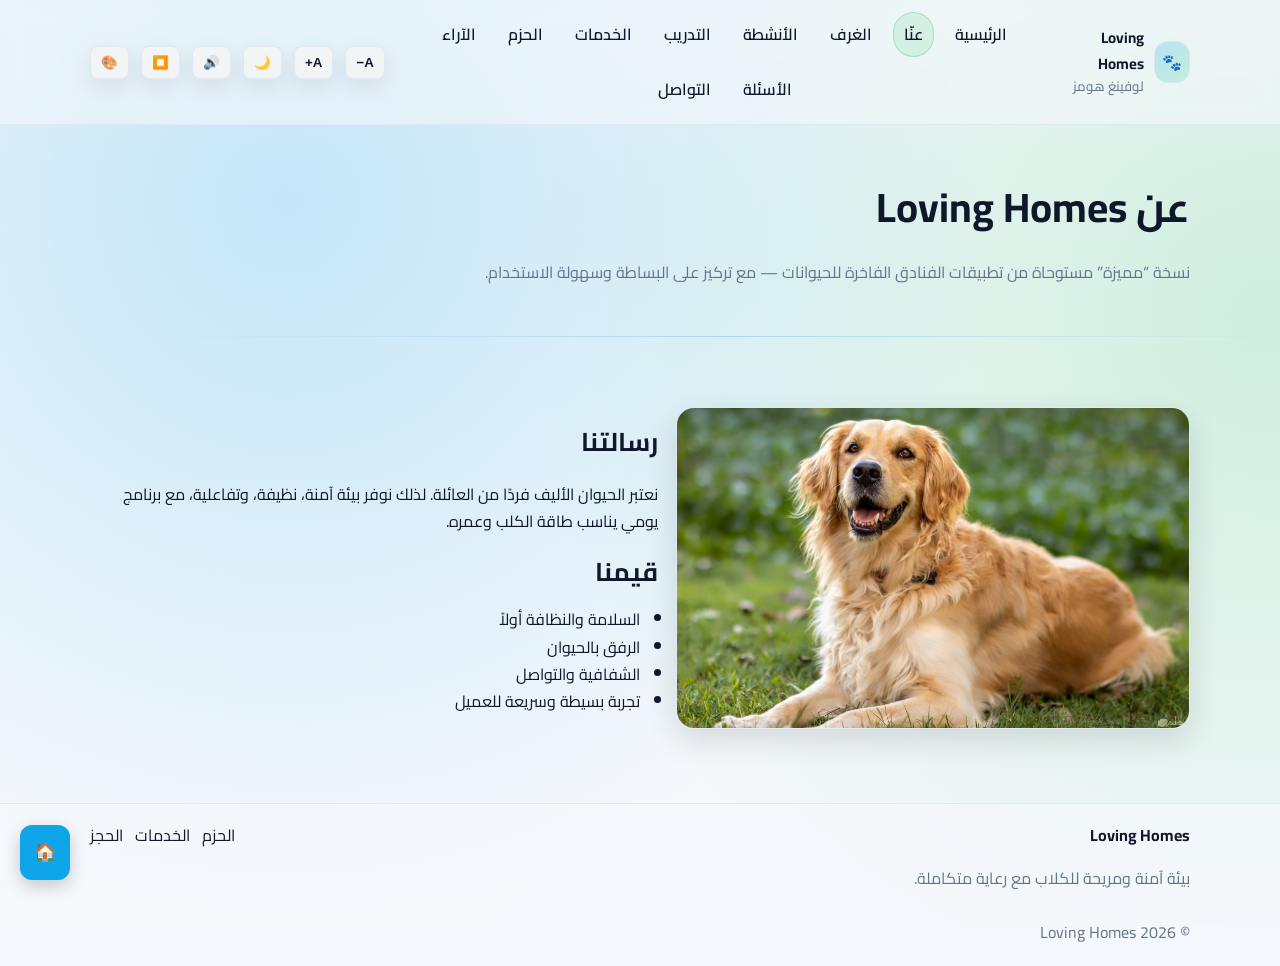
<file: about.html>
<!doctype html>
<html lang="ar" dir="rtl">
<head>
  <meta charset="utf-8" />
  <meta name="viewport" content="width=device-width, initial-scale=1" />
  <title>عنّا | Loving Homes</title>
    <link rel="preconnect" href="https://fonts.googleapis.com">
  <link rel="preconnect" href="https://fonts.gstatic.com" crossorigin>
  <link href="https://fonts.googleapis.com/css2?family=Cairo:wght@300;400;600;700;800&display=swap" rel="stylesheet">

  <meta name="description" content="Loving Homes - مركز إقامة ورعاية للكلاب: غرف مريحة، أنشطة يومية، رعاية بيطرية، وحزم متنوعة." />
  <link rel="icon" href="images/favicon.png" />
  <link rel="stylesheet" href="css/style.css" />
</head>
<body>
  <!-- Loader (فكرة مستوحاة) -->
  <div class="loader" id="loader" aria-hidden="true">
    <div class="loader-card">
      <div class="paw">🐾</div>
      <div class="muted">جاري التحميل...</div>
    </div>
  </div>

  <!-- Moving background layer -->
  <div class="bg-layer" aria-hidden="true"></div>

  <a class="skip" href="#main">تخطي إلى المحتوى</a>

  <header class="header" role="banner">
    <div class="container header-inner">
      <a class="brand" href="index.html" aria-label="Loving Homes">
        <span class="brand-badge">🐾</span>
        <span class="brand-text">
          <strong>Loving Homes</strong>
          <small class="muted">لوفينغ هومز</small>
        </span>
      </a>

      <nav class="nav" aria-label="التنقل الرئيسي">
        <a href="index.html" class="">الرئيسية</a>
<a href="about.html" class="active">عنّا</a>
<a href="rooms.html" class="">الغرف</a>
<a href="activities.html">الأنشطة</a>
        <a href="training.html">التدريب</a>
        <a href="services.html" class="">الخدمات</a>
<a href="packages.html" class="">الحزم</a>
<a href="testimonials.html" class="">الآراء</a>
<a href="faq.html" class="">الأسئلة</a>
<a href="contact.html" class="">التواصل</a>
      </nav>

      <div class="actions" aria-label="إعدادات العرض">
        <button class="icon" id="decreaseFont" title="تصغير الخط" aria-label="تصغير الخط">A−</button>
        <button class="icon" id="increaseFont" title="تكبير الخط" aria-label="تكبير الخط">A+</button>
        <button class="icon" id="toggleTheme" title="الوضع الداكن" aria-label="الوضع الداكن" aria-pressed="false">🌙</button>
        <button class="icon" id="ttsPlay" title="قراءة النص" aria-label="قراءة النص">🔊</button>
        <button class="icon" id="ttsStop" title="إيقاف القراءة" aria-label="إيقاف القراءة">⏹️</button>
        <button class="icon" id="openPanel" title="تخصيص المظهر" aria-label="تخصيص المظهر">🎨</button>
      </div>

      <button class="burger" id="burger" aria-label="فتح القائمة" aria-expanded="false">☰</button>
    </div>

    <!-- Theme panel (فكرة مستوحاة) -->
    <aside class="panel" id="panel" aria-label="لوحة تخصيص المظهر" aria-hidden="true">
      <div class="panel-head">
        <strong>تخصيص المظهر</strong>
        <button class="icon" id="closePanel" aria-label="إغلاق">✕</button>
      </div>
      <div class="panel-body">
        <p class="muted">اختاري لون التمييز. سيتم حفظه تلقائياً.</p>
        <div class="swatches" role="list">
          <button class="swatch" data-accent="sky" aria-label="أزرق سماوي"></button>
          <button class="swatch" data-accent="emerald" aria-label="أخضر"></button>
          <button class="swatch" data-accent="violet" aria-label="بنفسجي"></button>
          <button class="swatch" data-accent="rose" aria-label="وردي"></button>
          <button class="swatch" data-accent="amber" aria-label="كهرماني"></button>
        </div>
        <div class="panel-row">
          <span>حركة الخلفية</span>
          <label class="switch">
            <input type="checkbox" id="motionToggle" checked>
            <span class="slider" aria-hidden="true"></span>
          </label>
        </div>
        <p class="muted tiny">ملاحظة: الموقع يعمل على الجوال والكمبيوتر مع ميزات وصول أساسية.</p>
      </div>
    </aside>
  </header>

  <main id="main" class="main">
    
<section class="container page-hero">
  <h1>عن Loving Homes</h1>
  <p class="muted">نسخة “مميزة” مستوحاة من تطبيقات الفنادق الفاخرة للحيوانات — مع تركيز على البساطة وسهولة الاستخدام.</p>
</section>

<div class="container section-divider" aria-hidden="true"></div>

<section class="container section side">
  <div class="side-media">
    <img src="images/about.jpg" alt="عن المركز" />
  </div>
  <div class="side-text">
    <h2>رسالتنا</h2>
    <p>نعتبر الحيوان الأليف فردًا من العائلة. لذلك نوفر بيئة آمنة، نظيفة، وتفاعلية، مع برنامج يومي يناسب طاقة الكلب وعمره.</p>
    <h2>قيمنا</h2>
    <ul class="bullets">
      <li>السلامة والنظافة أولاً</li>
      <li>الرفق بالحيوان</li>
      <li>الشفافية والتواصل</li>
      <li>تجربة بسيطة وسريعة للعميل</li>
    </ul>
  </div>
</section>

  </main>

  <footer class="footer">
    <div class="container footer-inner">
      <div>
        <strong>Loving Homes</strong>
        <p class="muted">بيئة آمنة ومريحة للكلاب مع رعاية متكاملة.</p>
      </div>
      <div class="footer-links">
        <a href="packages.html">الحزم</a>
        <a href="services.html">الخدمات</a>
        <a href="contact.html">الحجز</a>
      </div>
    </div>
    <div class="container footer-bottom">
      <span class="muted">© 2026 Loving Homes</span>
    </div>
  </footer>

  <button class="top" id="topBtn" aria-label="الرجوع للأعلى">⬆</button>

  <script src="js/main.js"></script>
<a href="index.html" class="home-btn">🏠</a>
</body>
</html>
</file>
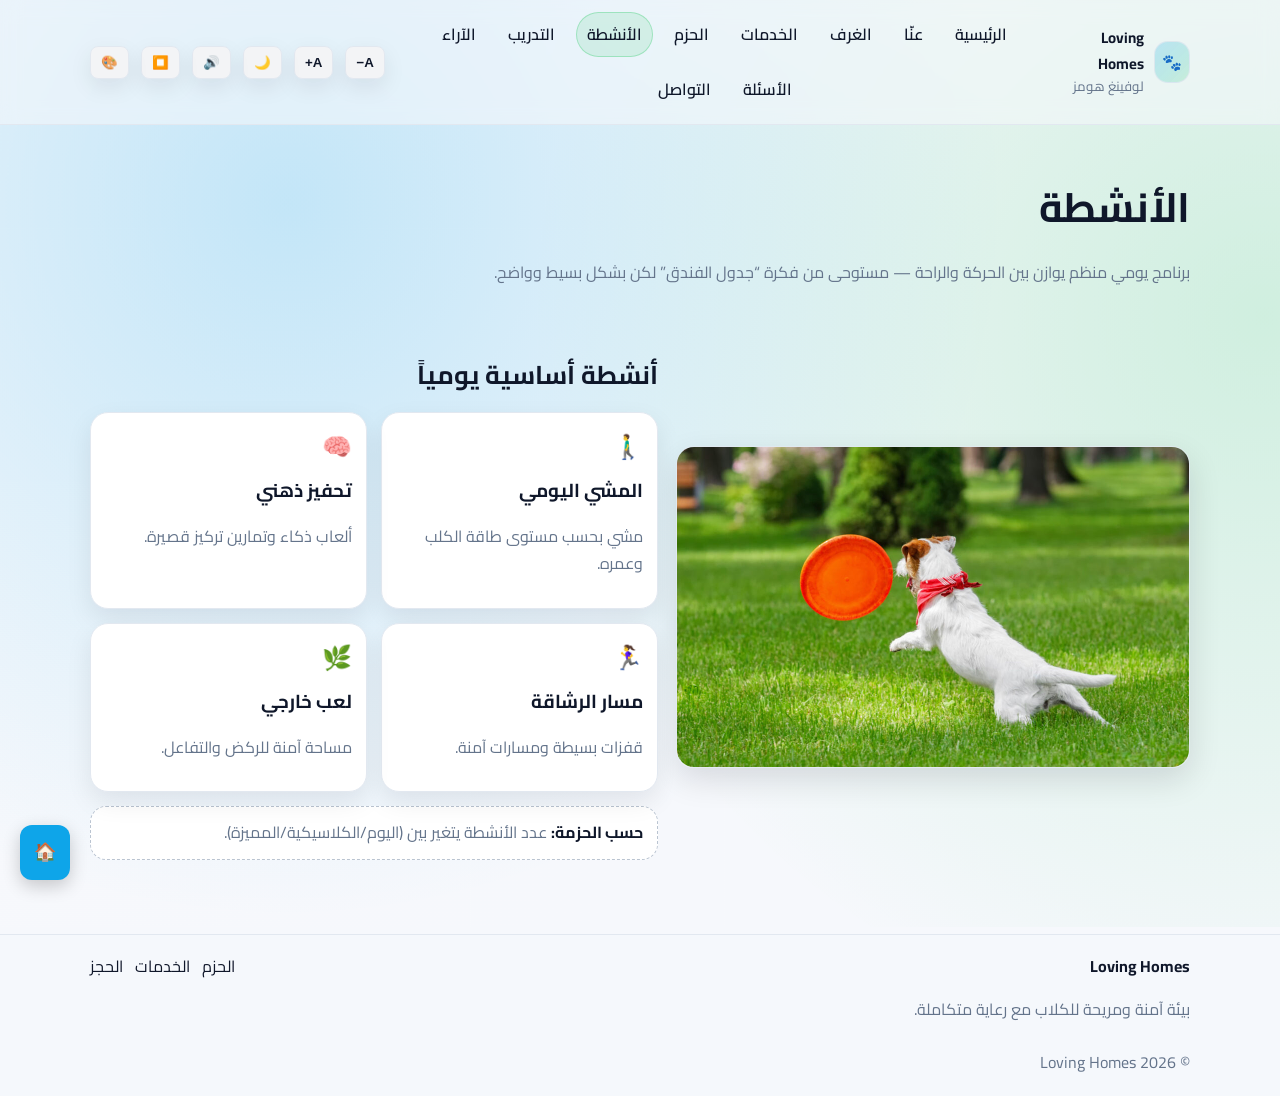
<file: activities.html>
<!doctype html>
<html lang="ar" dir="rtl">
<head>
  <meta charset="utf-8" />
  <meta name="viewport" content="width=device-width, initial-scale=1" />
  <meta name="theme-color" content="#0ea5e9" />
  <title>الأنشطة | Loving Homes</title>
  <meta name="description" content="Loving Homes - مركز إقامة ورعاية للكلاب: غرف مريحة، أنشطة يومية، رعاية بيطرية، وحزم متنوعة." />

  <link rel="preconnect" href="https://fonts.googleapis.com">
  <link rel="preconnect" href="https://fonts.gstatic.com" crossorigin>
  <link href="https://fonts.googleapis.com/css2?family=Cairo:wght@300;400;600;700;800&display=swap" rel="stylesheet">
  <link rel="icon" href="images/favicon.png" />
  <link rel="stylesheet" href="css/style.css" />
</head>
<body>
  <div class="loader" id="loader" aria-hidden="true">
    <div class="loader-card">
      <div class="paw">🐾</div>
      <div class="muted">جاري التحميل...</div>
    </div>
  </div>

  <div class="bg-layer" aria-hidden="true"></div>

  <a class="skip" href="#main">تخطي إلى المحتوى</a>

  <header class="header" role="banner">
    <div class="container header-inner">
      <a class="brand" href="index.html" aria-label="Loving Homes">
        <span class="brand-badge">🐾</span>
        <span class="brand-text">
          <strong>Loving Homes</strong>
          <small class="muted">لوفينغ هومز</small>
        </span>
      </a>

      <nav class="nav" aria-label="التنقل الرئيسي">
        <a href="index.html" class="">الرئيسية</a>
        <a href="about.html" class="">عنّا</a>
        <a href="rooms.html" class="">الغرف</a>
        <a href="services.html" class="">الخدمات</a>
        <a href="packages.html" class="">الحزم</a>
        <a href="activities.html" class="active">الأنشطة</a>
        <a href="training.html" class="">التدريب</a>
        <a href="testimonials.html" class="">الآراء</a>
        <a href="faq.html" class="">الأسئلة</a>
        <a href="contact.html" class="">التواصل</a>
      </nav>

      <div class="actions" aria-label="إعدادات العرض">
        <button class="icon" id="decreaseFont" title="تصغير الخط" aria-label="تصغير الخط">A−</button>
        <button class="icon" id="increaseFont" title="تكبير الخط" aria-label="تكبير الخط">A+</button>
        <button class="icon" id="toggleTheme" title="الوضع الداكن" aria-label="الوضع الداكن" aria-pressed="false">🌙</button>
        <button class="icon" id="ttsPlay" title="قراءة النص" aria-label="قراءة النص">🔊</button>
        <button class="icon" id="ttsStop" title="إيقاف القراءة" aria-label="إيقاف القراءة">⏹️</button>
        <button class="icon" id="openPanel" title="تخصيص المظهر" aria-label="تخصيص المظهر">🎨</button>
      </div>

      <button class="burger" id="burger" aria-label="فتح القائمة" aria-expanded="false">☰</button>
    </div>

    <aside class="panel" id="panel" aria-label="لوحة تخصيص المظهر" aria-hidden="true">
      <div class="panel-head">
        <strong>تخصيص المظهر</strong>
        <button class="icon" id="closePanel" aria-label="إغلاق">✕</button>
      </div>
      <div class="panel-body">
        <p class="muted">اختاري لون التمييز. سيتم حفظه تلقائياً.</p>
        <div class="swatches" role="list">
          <button class="swatch" data-accent="sky" aria-label="أزرق سماوي"></button>
          <button class="swatch" data-accent="emerald" aria-label="أخضر"></button>
          <button class="swatch" data-accent="violet" aria-label="بنفسجي"></button>
          <button class="swatch" data-accent="rose" aria-label="وردي"></button>
          <button class="swatch" data-accent="amber" aria-label="كهرماني"></button>
        </div>
        <div class="panel-row">
          <span>حركة الخلفية</span>
          <label class="switch">
            <input type="checkbox" id="motionToggle" checked>
            <span class="slider" aria-hidden="true"></span>
          </label>
        </div>
        <p class="muted tiny">ملاحظة: يمكن إيقاف الحركة لتحسين التركيز أو توفير البطارية.</p>
      </div>
    </aside>
  </header>

  <main id="main" class="main">

  <section class="container page-hero">
    <h1>الأنشطة</h1>
    <p class="muted">برنامج يومي منظم يوازن بين الحركة والراحة — مستوحى من فكرة “جدول الفندق” لكن بشكل بسيط وواضح.</p>
  </section>
  
  <section class="container section side">
    <div class="side-media">
      <img src="images/services.jpg" alt="أنشطة الكلاب في Loving Homes" />
    </div>
    <div class="side-text">
      <h2>أنشطة أساسية يومياً</h2>
      <div class="cards two">
        <article class="card">
          <div class="card-icon">🚶‍♂️</div>
          <h3>المشي اليومي</h3>
          <p class="muted">مشي بحسب مستوى طاقة الكلب وعمره.</p>
        </article>
        <article class="card">
          <div class="card-icon">🧠</div>
          <h3>تحفيز ذهني</h3>
          <p class="muted">ألعاب ذكاء وتمارين تركيز قصيرة.</p>
        </article>
        <article class="card">
          <div class="card-icon">🏃‍♀️</div>
          <h3>مسار الرشاقة</h3>
          <p class="muted">قفزات بسيطة ومسارات آمنة.</p>
        </article>
        <article class="card">
          <div class="card-icon">🌿</div>
          <h3>لعب خارجي</h3>
          <p class="muted">مساحة آمنة للركض والتفاعل.</p>
        </article>
      </div>
      <div class="notice">
        <strong>حسب الحزمة:</strong> <span class="muted">عدد الأنشطة يتغير بين (اليوم/الكلاسيكية/المميزة).</span>
      </div>
    </div>
  </section>

  </main>
<button class="top" id="topBtn" aria-label="الرجوع للأعلى">⬆</button>
  <footer class="footer">
    <div class="container footer-inner">
      <div>
        <strong>Loving Homes</strong>
        <p class="muted">بيئة آمنة ومريحة للكلاب مع رعاية متكاملة.</p>
      </div>
      <div class="footer-links">
        <a href="packages.html">الحزم</a>
        <a href="services.html">الخدمات</a>
        <a href="contact.html">الحجز</a>
      </div>
    </div>
    <div class="container footer-bottom">
      <span class="muted">© 2026 Loving Homes</span>
    </div>
  </footer>

  

  <script src="js/main.js"></script>
<a href="index.html" class="home-btn">🏠</a>
</body>
</html>
</file>
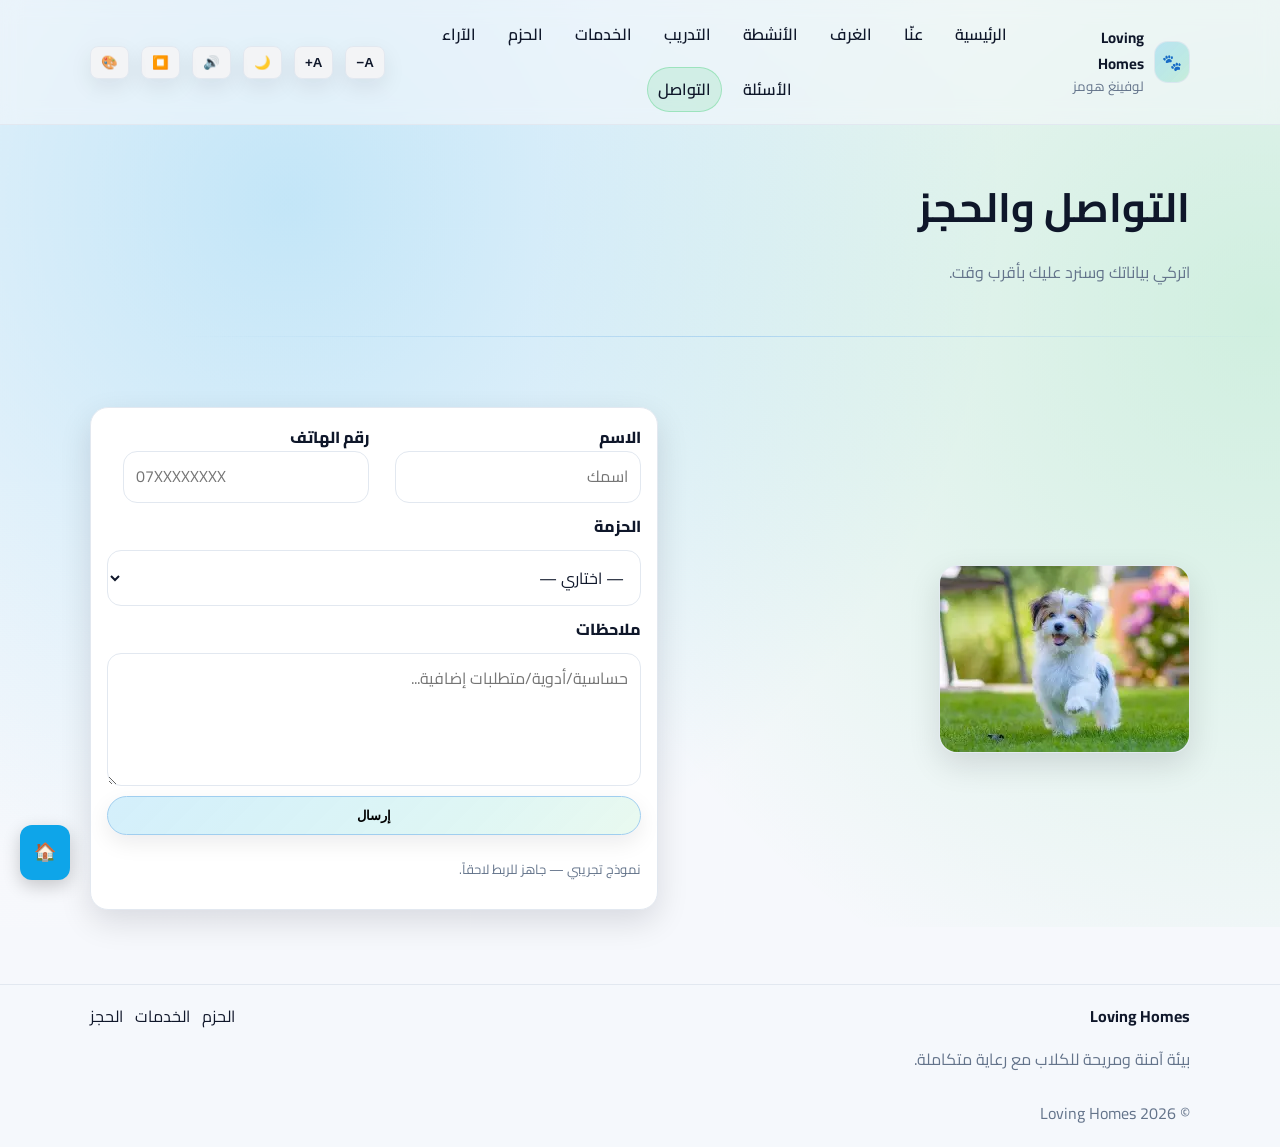
<file: contact.html>
<!doctype html>
<html lang="ar" dir="rtl">
<head>
  <meta charset="utf-8" />
  <meta name="viewport" content="width=device-width, initial-scale=1" />
  <title>التواصل | Loving Homes</title>
    <link rel="preconnect" href="https://fonts.googleapis.com">
  <link rel="preconnect" href="https://fonts.gstatic.com" crossorigin>
  <link href="https://fonts.googleapis.com/css2?family=Cairo:wght@300;400;600;700;800&display=swap" rel="stylesheet">

  <meta name="description" content="Loving Homes - مركز إقامة ورعاية للكلاب: غرف مريحة، أنشطة يومية، رعاية بيطرية، وحزم متنوعة." />
  <link rel="icon" href="images/favicon.png" />
  <link rel="stylesheet" href="css/style.css" />
</head>
<body>
  <!-- Loader (فكرة مستوحاة) -->
  <div class="loader" id="loader" aria-hidden="true">
    <div class="loader-card">
      <div class="paw">🐾</div>
      <div class="muted">جاري التحميل...</div>
    </div>
  </div>

  <!-- Moving background layer -->
  <div class="bg-layer" aria-hidden="true"></div>

  <a class="skip" href="#main">تخطي إلى المحتوى</a>

  <header class="header" role="banner">
    <div class="container header-inner">
      <a class="brand" href="index.html" aria-label="Loving Homes">
        <span class="brand-badge">🐾</span>
        <span class="brand-text">
          <strong>Loving Homes</strong>
          <small class="muted">لوفينغ هومز</small>
        </span>
      </a>

      <nav class="nav" aria-label="التنقل الرئيسي">
        <a href="index.html" class="">الرئيسية</a>
<a href="about.html" class="">عنّا</a>
<a href="rooms.html" class="">الغرف</a>
<a href="activities.html">الأنشطة</a>
        <a href="training.html">التدريب</a>
        <a href="services.html" class="">الخدمات</a>
<a href="packages.html" class="">الحزم</a>
<a href="testimonials.html" class="">الآراء</a>
<a href="faq.html" class="">الأسئلة</a>
<a href="contact.html" class="active">التواصل</a>
      </nav>

      <div class="actions" aria-label="إعدادات العرض">
        <button class="icon" id="decreaseFont" title="تصغير الخط" aria-label="تصغير الخط">A−</button>
        <button class="icon" id="increaseFont" title="تكبير الخط" aria-label="تكبير الخط">A+</button>
        <button class="icon" id="toggleTheme" title="الوضع الداكن" aria-label="الوضع الداكن" aria-pressed="false">🌙</button>
        <button class="icon" id="ttsPlay" title="قراءة النص" aria-label="قراءة النص">🔊</button>
        <button class="icon" id="ttsStop" title="إيقاف القراءة" aria-label="إيقاف القراءة">⏹️</button>
        <button class="icon" id="openPanel" title="تخصيص المظهر" aria-label="تخصيص المظهر">🎨</button>
      </div>

      <button class="burger" id="burger" aria-label="فتح القائمة" aria-expanded="false">☰</button>
    </div>

    <!-- Theme panel (فكرة مستوحاة) -->
    <aside class="panel" id="panel" aria-label="لوحة تخصيص المظهر" aria-hidden="true">
      <div class="panel-head">
        <strong>تخصيص المظهر</strong>
        <button class="icon" id="closePanel" aria-label="إغلاق">✕</button>
      </div>
      <div class="panel-body">
        <p class="muted">اختاري لون التمييز. سيتم حفظه تلقائياً.</p>
        <div class="swatches" role="list">
          <button class="swatch" data-accent="sky" aria-label="أزرق سماوي"></button>
          <button class="swatch" data-accent="emerald" aria-label="أخضر"></button>
          <button class="swatch" data-accent="violet" aria-label="بنفسجي"></button>
          <button class="swatch" data-accent="rose" aria-label="وردي"></button>
          <button class="swatch" data-accent="amber" aria-label="كهرماني"></button>
        </div>
        <div class="panel-row">
          <span>حركة الخلفية</span>
          <label class="switch">
            <input type="checkbox" id="motionToggle" checked>
            <span class="slider" aria-hidden="true"></span>
          </label>
        </div>
        <p class="muted tiny">ملاحظة: الموقع يعمل على الجوال والكمبيوتر مع ميزات وصول أساسية.</p>
      </div>
    </aside>
  </header>

  <main id="main" class="main">
    
<section class="container page-hero">
  <h1>التواصل والحجز</h1>
  <p class="muted">اتركي بياناتك وسنرد عليك بأقرب وقت.</p>
</section>

<div class="container section-divider" aria-hidden="true"></div>

<section class="container section side">
  <div class="side-media">
    <img src="images/contact.webp" alt="التواصل والحجز" />
  </div>
  <div class="side-text">
    <form class="form" id="contactForm">
      <div class="grid2">
        <div>
          <label>الاسم</label>
          <input required type="text" name="name" placeholder="اسمك" />
        </div>
        <div>
          <label>رقم الهاتف</label>
          <input required type="tel" name="phone" placeholder="07XXXXXXXX" />
        </div>
      </div>
      <label>الحزمة</label>
      <select name="package" required>
        <option value="">— اختاري —</option>
        <option>المميزة</option>
        <option>الكلاسيكية</option>
        <option>اليوم</option>
        <option>حزمة مخصصة</option>
      </select>
      <label>ملاحظات</label>
      <textarea name="notes" rows="4" placeholder="حساسية/أدوية/متطلبات إضافية..."></textarea>
      <button class="btn primary" type="submit">إرسال</button>
      <p class="muted tiny">نموذج تجريبي — جاهز للربط لاحقاً.</p>
    </form>
  </div>
</section>

  </main>

  <footer class="footer">
    <div class="container footer-inner">
      <div>
        <strong>Loving Homes</strong>
        <p class="muted">بيئة آمنة ومريحة للكلاب مع رعاية متكاملة.</p>
      </div>
      <div class="footer-links">
        <a href="packages.html">الحزم</a>
        <a href="services.html">الخدمات</a>
        <a href="contact.html">الحجز</a>
      </div>
    </div>
    <div class="container footer-bottom">
      <span class="muted">© 2026 Loving Homes</span>
    </div>
  </footer>

  <button class="top" id="topBtn" aria-label="الرجوع للأعلى">⬆</button>

  <script src="js/main.js"></script>
<a href="index.html" class="home-btn">🏠</a>
</body>
</html>
</file>
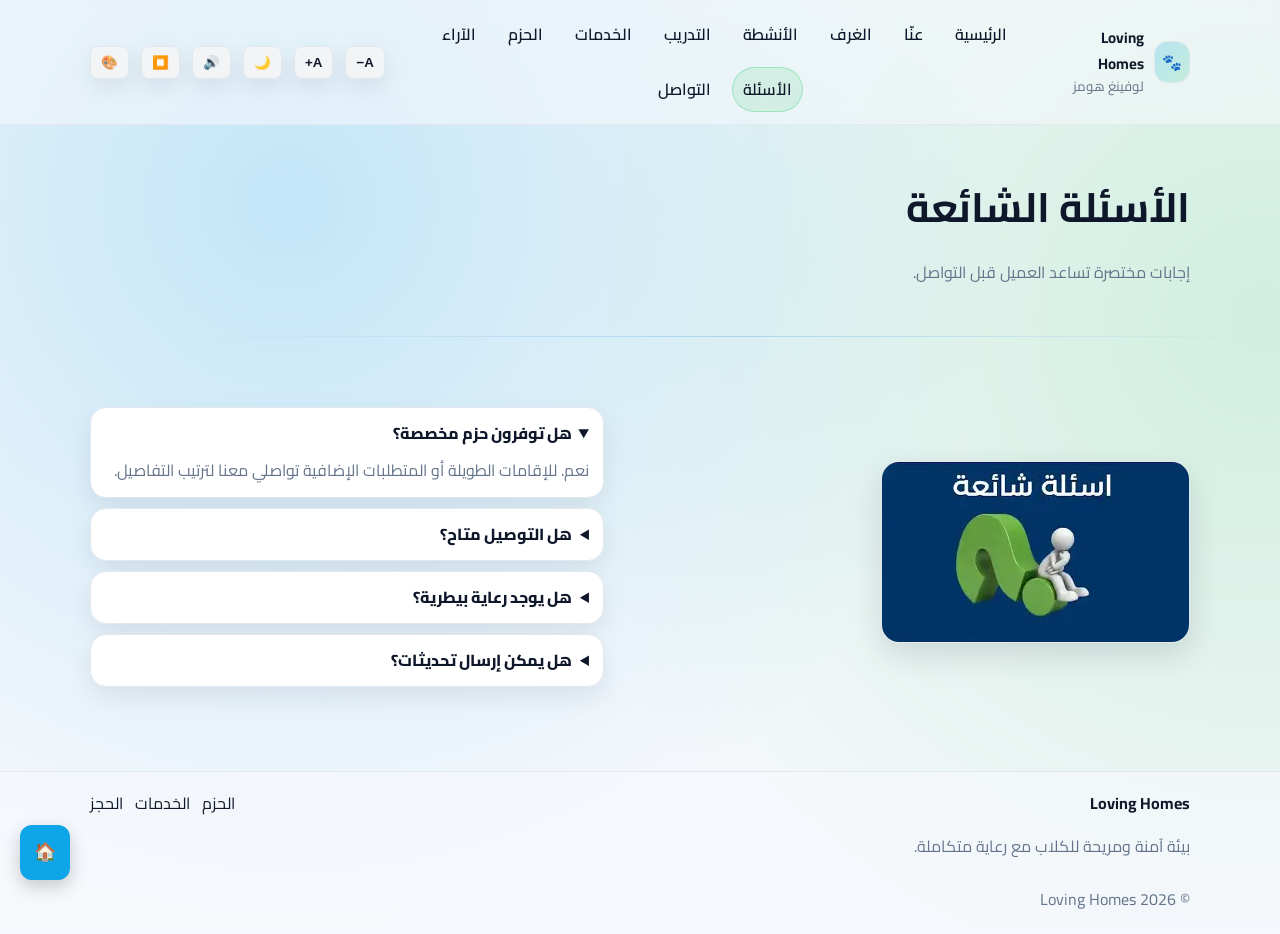
<file: faq.html>
<!doctype html>
<html lang="ar" dir="rtl">
<head>
  <meta charset="utf-8" />
  <meta name="viewport" content="width=device-width, initial-scale=1" />
  <title>الأسئلة | Loving Homes</title>
    <link rel="preconnect" href="https://fonts.googleapis.com">
  <link rel="preconnect" href="https://fonts.gstatic.com" crossorigin>
  <link href="https://fonts.googleapis.com/css2?family=Cairo:wght@300;400;600;700;800&display=swap" rel="stylesheet">

  <meta name="description" content="Loving Homes - مركز إقامة ورعاية للكلاب: غرف مريحة، أنشطة يومية، رعاية بيطرية، وحزم متنوعة." />
  <link rel="icon" href="images/favicon.png" />
  <link rel="stylesheet" href="css/style.css" />
</head>
<body>
  <!-- Loader (فكرة مستوحاة) -->
  <div class="loader" id="loader" aria-hidden="true">
    <div class="loader-card">
      <div class="paw">🐾</div>
      <div class="muted">جاري التحميل...</div>
    </div>
  </div>

  <!-- Moving background layer -->
  <div class="bg-layer" aria-hidden="true"></div>

  <a class="skip" href="#main">تخطي إلى المحتوى</a>

  <header class="header" role="banner">
    <div class="container header-inner">
      <a class="brand" href="index.html" aria-label="Loving Homes">
        <span class="brand-badge">🐾</span>
        <span class="brand-text">
          <strong>Loving Homes</strong>
          <small class="muted">لوفينغ هومز</small>
        </span>
      </a>

      <nav class="nav" aria-label="التنقل الرئيسي">
        <a href="index.html" class="">الرئيسية</a>
<a href="about.html" class="">عنّا</a>
<a href="rooms.html" class="">الغرف</a>
<a href="activities.html">الأنشطة</a>
        <a href="training.html">التدريب</a>
        <a href="services.html" class="">الخدمات</a>
<a href="packages.html" class="">الحزم</a>
<a href="testimonials.html" class="">الآراء</a>
<a href="faq.html" class="active">الأسئلة</a>
<a href="contact.html" class="">التواصل</a>
      </nav>

      <div class="actions" aria-label="إعدادات العرض">
        <button class="icon" id="decreaseFont" title="تصغير الخط" aria-label="تصغير الخط">A−</button>
        <button class="icon" id="increaseFont" title="تكبير الخط" aria-label="تكبير الخط">A+</button>
        <button class="icon" id="toggleTheme" title="الوضع الداكن" aria-label="الوضع الداكن" aria-pressed="false">🌙</button>
        <button class="icon" id="ttsPlay" title="قراءة النص" aria-label="قراءة النص">🔊</button>
        <button class="icon" id="ttsStop" title="إيقاف القراءة" aria-label="إيقاف القراءة">⏹️</button>
        <button class="icon" id="openPanel" title="تخصيص المظهر" aria-label="تخصيص المظهر">🎨</button>
      </div>

      <button class="burger" id="burger" aria-label="فتح القائمة" aria-expanded="false">☰</button>
    </div>

    <!-- Theme panel (فكرة مستوحاة) -->
    <aside class="panel" id="panel" aria-label="لوحة تخصيص المظهر" aria-hidden="true">
      <div class="panel-head">
        <strong>تخصيص المظهر</strong>
        <button class="icon" id="closePanel" aria-label="إغلاق">✕</button>
      </div>
      <div class="panel-body">
        <p class="muted">اختاري لون التمييز. سيتم حفظه تلقائياً.</p>
        <div class="swatches" role="list">
          <button class="swatch" data-accent="sky" aria-label="أزرق سماوي"></button>
          <button class="swatch" data-accent="emerald" aria-label="أخضر"></button>
          <button class="swatch" data-accent="violet" aria-label="بنفسجي"></button>
          <button class="swatch" data-accent="rose" aria-label="وردي"></button>
          <button class="swatch" data-accent="amber" aria-label="كهرماني"></button>
        </div>
        <div class="panel-row">
          <span>حركة الخلفية</span>
          <label class="switch">
            <input type="checkbox" id="motionToggle" checked>
            <span class="slider" aria-hidden="true"></span>
          </label>
        </div>
        <p class="muted tiny">ملاحظة: الموقع يعمل على الجوال والكمبيوتر مع ميزات وصول أساسية.</p>
      </div>
    </aside>
  </header>

  <main id="main" class="main">
    
<section class="container page-hero">
  <h1>الأسئلة الشائعة</h1>
  <p class="muted">إجابات مختصرة تساعد العميل قبل التواصل.</p>
</section>

<div class="container section-divider" aria-hidden="true"></div>

<section class="container section side reverse">
  <div class="side-media">
    <img src="images/fag.webp" alt="الأسئلة الشائعة" />
  </div>
  <div class="side-text">
    <div class="faq">
      <details open>
        <summary>هل توفرون حزم مخصصة؟</summary>
        <p class="muted">نعم. للإقامات الطويلة أو المتطلبات الإضافية تواصلي معنا لترتيب التفاصيل.</p>
      </details>
      <details>
        <summary>هل التوصيل متاح؟</summary>
        <p class="muted">متاح حسب المنطقة والوقت. يتم التأكيد أثناء الحجز.</p>
      </details>
      <details>
        <summary>هل يوجد رعاية بيطرية؟</summary>
        <p class="muted">نعم، خدمات بيطرية متاحة على مدار 24 ساعة.</p>
      </details>
      <details>
        <summary>هل يمكن إرسال تحديثات؟</summary>
        <p class="muted">حسب الحزمة، ويمكن إضافة تحديثات إضافية بالاتفاق.</p>
      </details>
    </div>
  </div>
</section>

  </main>

  <footer class="footer">
    <div class="container footer-inner">
      <div>
        <strong>Loving Homes</strong>
        <p class="muted">بيئة آمنة ومريحة للكلاب مع رعاية متكاملة.</p>
      </div>
      <div class="footer-links">
        <a href="packages.html">الحزم</a>
        <a href="services.html">الخدمات</a>
        <a href="contact.html">الحجز</a>
      </div>
    </div>
    <div class="container footer-bottom">
      <span class="muted">© 2026 Loving Homes</span>
    </div>
  </footer>

  <button class="top" id="topBtn" aria-label="الرجوع للأعلى">⬆</button>

  <script src="js/main.js"></script>
<a href="index.html" class="home-btn">🏠</a>
</body>
</html>
</file>
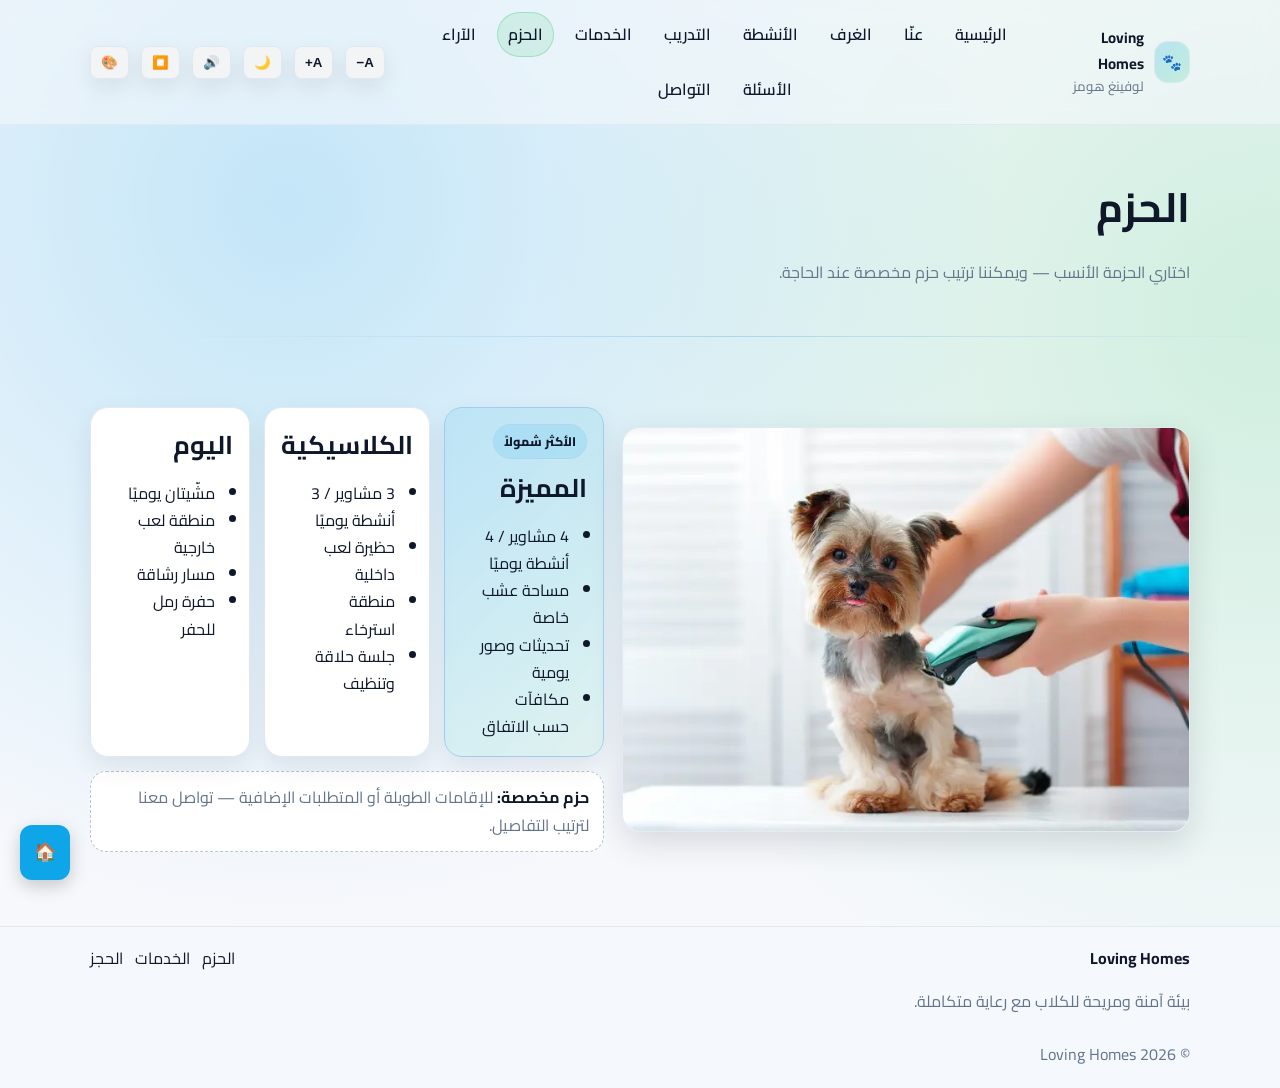
<file: packages.html>
<!doctype html>
<html lang="ar" dir="rtl">
<head>
  <meta charset="utf-8" />
  <meta name="viewport" content="width=device-width, initial-scale=1" />
  <title>الحزم | Loving Homes</title>
    <link rel="preconnect" href="https://fonts.googleapis.com">
  <link rel="preconnect" href="https://fonts.gstatic.com" crossorigin>
  <link href="https://fonts.googleapis.com/css2?family=Cairo:wght@300;400;600;700;800&display=swap" rel="stylesheet">

  <meta name="description" content="Loving Homes - مركز إقامة ورعاية للكلاب: غرف مريحة، أنشطة يومية، رعاية بيطرية، وحزم متنوعة." />
  <link rel="icon" href="images/favicon.png" />
  <link rel="stylesheet" href="css/style.css" />
</head>
<body>
  <!-- Loader (فكرة مستوحاة) -->
  <div class="loader" id="loader" aria-hidden="true">
    <div class="loader-card">
      <div class="paw">🐾</div>
      <div class="muted">جاري التحميل...</div>
    </div>
  </div>

  <!-- Moving background layer -->
  <div class="bg-layer" aria-hidden="true"></div>

  <a class="skip" href="#main">تخطي إلى المحتوى</a>

  <header class="header" role="banner">
    <div class="container header-inner">
      <a class="brand" href="index.html" aria-label="Loving Homes">
        <span class="brand-badge">🐾</span>
        <span class="brand-text">
          <strong>Loving Homes</strong>
          <small class="muted">لوفينغ هومز</small>
        </span>
      </a>

      <nav class="nav" aria-label="التنقل الرئيسي">
        <a href="index.html" class="">الرئيسية</a>
<a href="about.html" class="">عنّا</a>
<a href="rooms.html" class="">الغرف</a>
<a href="activities.html">الأنشطة</a>
        <a href="training.html">التدريب</a>
        <a href="services.html" class="">الخدمات</a>
<a href="packages.html" class="active">الحزم</a>
<a href="testimonials.html" class="">الآراء</a>
<a href="faq.html" class="">الأسئلة</a>
<a href="contact.html" class="">التواصل</a>
      </nav>

      <div class="actions" aria-label="إعدادات العرض">
        <button class="icon" id="decreaseFont" title="تصغير الخط" aria-label="تصغير الخط">A−</button>
        <button class="icon" id="increaseFont" title="تكبير الخط" aria-label="تكبير الخط">A+</button>
        <button class="icon" id="toggleTheme" title="الوضع الداكن" aria-label="الوضع الداكن" aria-pressed="false">🌙</button>
        <button class="icon" id="ttsPlay" title="قراءة النص" aria-label="قراءة النص">🔊</button>
        <button class="icon" id="ttsStop" title="إيقاف القراءة" aria-label="إيقاف القراءة">⏹️</button>
        <button class="icon" id="openPanel" title="تخصيص المظهر" aria-label="تخصيص المظهر">🎨</button>
      </div>

      <button class="burger" id="burger" aria-label="فتح القائمة" aria-expanded="false">☰</button>
    </div>

    <!-- Theme panel (فكرة مستوحاة) -->
    <aside class="panel" id="panel" aria-label="لوحة تخصيص المظهر" aria-hidden="true">
      <div class="panel-head">
        <strong>تخصيص المظهر</strong>
        <button class="icon" id="closePanel" aria-label="إغلاق">✕</button>
      </div>
      <div class="panel-body">
        <p class="muted">اختاري لون التمييز. سيتم حفظه تلقائياً.</p>
        <div class="swatches" role="list">
          <button class="swatch" data-accent="sky" aria-label="أزرق سماوي"></button>
          <button class="swatch" data-accent="emerald" aria-label="أخضر"></button>
          <button class="swatch" data-accent="violet" aria-label="بنفسجي"></button>
          <button class="swatch" data-accent="rose" aria-label="وردي"></button>
          <button class="swatch" data-accent="amber" aria-label="كهرماني"></button>
        </div>
        <div class="panel-row">
          <span>حركة الخلفية</span>
          <label class="switch">
            <input type="checkbox" id="motionToggle" checked>
            <span class="slider" aria-hidden="true"></span>
          </label>
        </div>
        <p class="muted tiny">ملاحظة: الموقع يعمل على الجوال والكمبيوتر مع ميزات وصول أساسية.</p>
      </div>
    </aside>
  </header>

  <main id="main" class="main">
    
<section class="container page-hero">
  <h1>الحزم</h1>
  <p class="muted">اختاري الحزمة الأنسب — ويمكننا ترتيب حزم مخصصة عند الحاجة.</p>
</section>

<div class="container section-divider" aria-hidden="true"></div>

<section class="container section side reverse">
  <div class="side-media">
    <img src="images/packages.webp" alt="الحزم" />
  </div>
  <div class="side-text">
    <div class="pricing">
      <article class="price featured">
        <div class="tag">الأكثر شمولاً</div>
        <h2>المميزة</h2>
        <ul>
          <li>4 مشاوير / 4 أنشطة يوميًا</li>
          <li>مساحة عشب خاصة</li>
          <li>تحديثات وصور يومية</li>
          <li>مكافآت حسب الاتفاق</li>
        </ul>
      </article>
      <article class="price">
        <h2>الكلاسيكية</h2>
        <ul>
          <li>3 مشاوير / 3 أنشطة يوميًا</li>
          <li>حظيرة لعب داخلية</li>
          <li>منطقة استرخاء</li>
          <li>جلسة حلاقة وتنظيف</li>
        </ul>
      </article>
      <article class="price">
        <h2>اليوم</h2>
        <ul>
          <li>مشّيتان يوميًا</li>
          <li>منطقة لعب خارجية</li>
          <li>مسار رشاقة</li>
          <li>حفرة رمل للحفر</li>
        </ul>
      </article>
    </div>
    <div class="notice">
      <strong>حزم مخصصة:</strong> <span class="muted">للإقامات الطويلة أو المتطلبات الإضافية — تواصل معنا لترتيب التفاصيل.</span>
    </div>
  </div>
</section>

  </main>

  <footer class="footer">
    <div class="container footer-inner">
      <div>
        <strong>Loving Homes</strong>
        <p class="muted">بيئة آمنة ومريحة للكلاب مع رعاية متكاملة.</p>
      </div>
      <div class="footer-links">
        <a href="packages.html">الحزم</a>
        <a href="services.html">الخدمات</a>
        <a href="contact.html">الحجز</a>
      </div>
    </div>
    <div class="container footer-bottom">
      <span class="muted">© 2026 Loving Homes</span>
    </div>
  </footer>

  <button class="top" id="topBtn" aria-label="الرجوع للأعلى">⬆</button>

  <script src="js/main.js"></script>
<a href="index.html" class="home-btn">🏠</a>
</body>
</html>
</file>
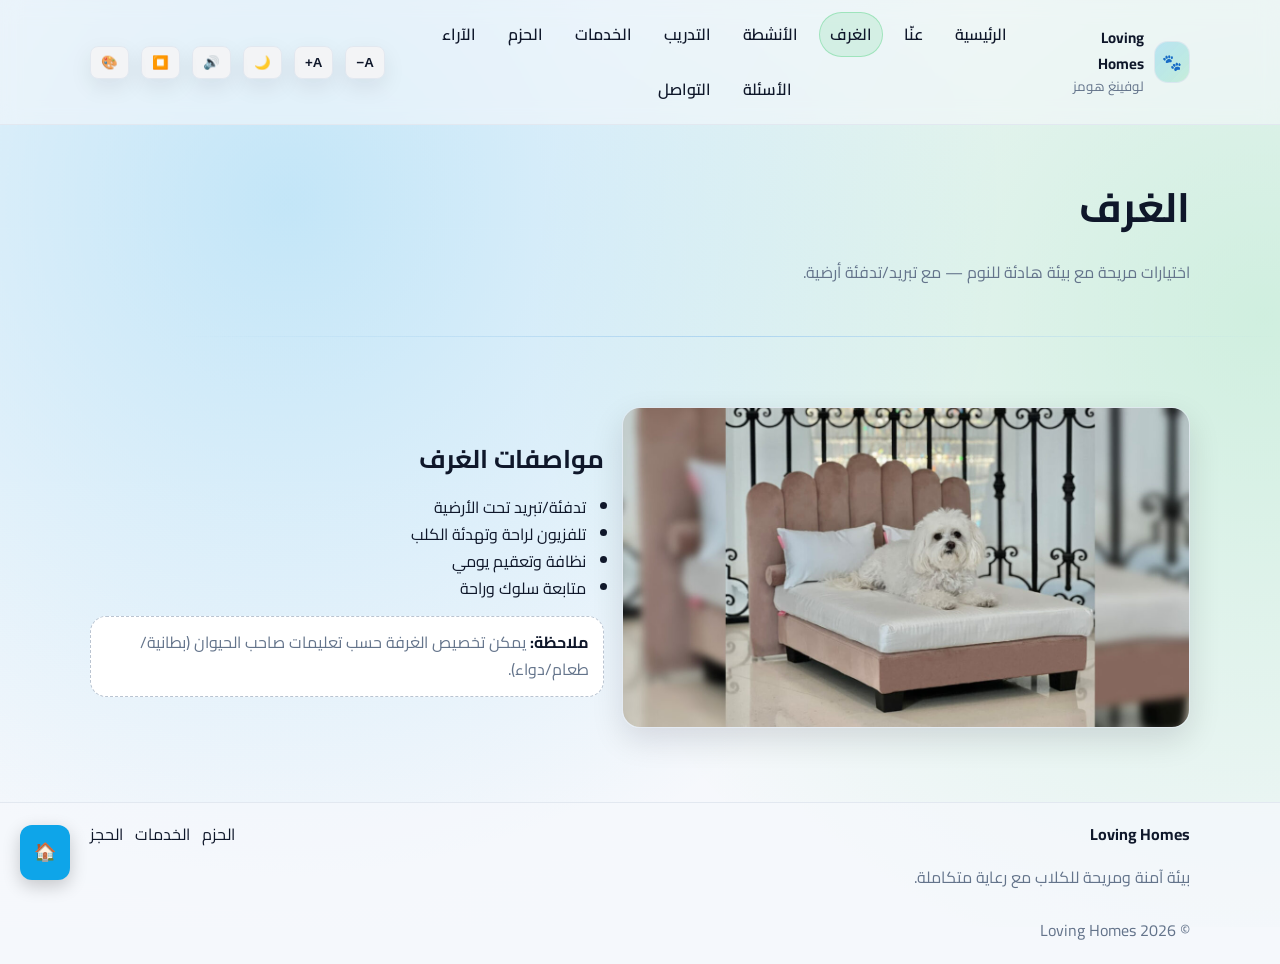
<file: rooms.html>
<!doctype html>
<html lang="ar" dir="rtl">
<head>
  <meta charset="utf-8" />
  <meta name="viewport" content="width=device-width, initial-scale=1" />
  <title>الغرف | Loving Homes</title>
    <link rel="preconnect" href="https://fonts.googleapis.com">
  <link rel="preconnect" href="https://fonts.gstatic.com" crossorigin>
  <link href="https://fonts.googleapis.com/css2?family=Cairo:wght@300;400;600;700;800&display=swap" rel="stylesheet">

  <meta name="description" content="Loving Homes - مركز إقامة ورعاية للكلاب: غرف مريحة، أنشطة يومية، رعاية بيطرية، وحزم متنوعة." />
  <link rel="icon" href="images/favicon.png" />
  <link rel="stylesheet" href="css/style.css" />
</head>
<body>
  <!-- Loader (فكرة مستوحاة) -->
  <div class="loader" id="loader" aria-hidden="true">
    <div class="loader-card">
      <div class="paw">🐾</div>
      <div class="muted">جاري التحميل...</div>
    </div>
  </div>

  <!-- Moving background layer -->
  <div class="bg-layer" aria-hidden="true"></div>

  <a class="skip" href="#main">تخطي إلى المحتوى</a>

  <header class="header" role="banner">
    <div class="container header-inner">
      <a class="brand" href="index.html" aria-label="Loving Homes">
        <span class="brand-badge">🐾</span>
        <span class="brand-text">
          <strong>Loving Homes</strong>
          <small class="muted">لوفينغ هومز</small>
        </span>
      </a>

      <nav class="nav" aria-label="التنقل الرئيسي">
        <a href="index.html" class="">الرئيسية</a>
<a href="about.html" class="">عنّا</a>
<a href="rooms.html" class="active">الغرف</a>
<a href="activities.html">الأنشطة</a>
        <a href="training.html">التدريب</a>
        <a href="services.html" class="">الخدمات</a>
<a href="packages.html" class="">الحزم</a>
<a href="testimonials.html" class="">الآراء</a>
<a href="faq.html" class="">الأسئلة</a>
<a href="contact.html" class="">التواصل</a>
      </nav>

      <div class="actions" aria-label="إعدادات العرض">
        <button class="icon" id="decreaseFont" title="تصغير الخط" aria-label="تصغير الخط">A−</button>
        <button class="icon" id="increaseFont" title="تكبير الخط" aria-label="تكبير الخط">A+</button>
        <button class="icon" id="toggleTheme" title="الوضع الداكن" aria-label="الوضع الداكن" aria-pressed="false">🌙</button>
        <button class="icon" id="ttsPlay" title="قراءة النص" aria-label="قراءة النص">🔊</button>
        <button class="icon" id="ttsStop" title="إيقاف القراءة" aria-label="إيقاف القراءة">⏹️</button>
        <button class="icon" id="openPanel" title="تخصيص المظهر" aria-label="تخصيص المظهر">🎨</button>
      </div>

      <button class="burger" id="burger" aria-label="فتح القائمة" aria-expanded="false">☰</button>
    </div>

    <!-- Theme panel (فكرة مستوحاة) -->
    <aside class="panel" id="panel" aria-label="لوحة تخصيص المظهر" aria-hidden="true">
      <div class="panel-head">
        <strong>تخصيص المظهر</strong>
        <button class="icon" id="closePanel" aria-label="إغلاق">✕</button>
      </div>
      <div class="panel-body">
        <p class="muted">اختاري لون التمييز. سيتم حفظه تلقائياً.</p>
        <div class="swatches" role="list">
          <button class="swatch" data-accent="sky" aria-label="أزرق سماوي"></button>
          <button class="swatch" data-accent="emerald" aria-label="أخضر"></button>
          <button class="swatch" data-accent="violet" aria-label="بنفسجي"></button>
          <button class="swatch" data-accent="rose" aria-label="وردي"></button>
          <button class="swatch" data-accent="amber" aria-label="كهرماني"></button>
        </div>
        <div class="panel-row">
          <span>حركة الخلفية</span>
          <label class="switch">
            <input type="checkbox" id="motionToggle" checked>
            <span class="slider" aria-hidden="true"></span>
          </label>
        </div>
        <p class="muted tiny">ملاحظة: الموقع يعمل على الجوال والكمبيوتر مع ميزات وصول أساسية.</p>
      </div>
    </aside>
  </header>

  <main id="main" class="main">
    
<section class="container page-hero">
  <h1>الغرف</h1>
  <p class="muted">اختيارات مريحة مع بيئة هادئة للنوم — مع تبريد/تدفئة أرضية.</p>
</section>

<div class="container section-divider" aria-hidden="true"></div>

<section class="container section side reverse">
  <div class="side-media">
    <img src="images/rooms.jpg" alt="الغرف" />
  </div>
  <div class="side-text">
    <h2>مواصفات الغرف</h2>
    <ul class="bullets">
      <li>تدفئة/تبريد تحت الأرضية</li>
      <li>تلفزيون لراحة وتهدئة الكلب</li>
      <li>نظافة وتعقيم يومي</li>
      <li>متابعة سلوك وراحة</li>
    </ul>
    <div class="notice">
      <strong>ملاحظة:</strong> <span class="muted">يمكن تخصيص الغرفة حسب تعليمات صاحب الحيوان (بطانية/طعام/دواء).</span>
    </div>
  </div>
</section>

  </main>

  <footer class="footer">
    <div class="container footer-inner">
      <div>
        <strong>Loving Homes</strong>
        <p class="muted">بيئة آمنة ومريحة للكلاب مع رعاية متكاملة.</p>
      </div>
      <div class="footer-links">
        <a href="packages.html">الحزم</a>
        <a href="services.html">الخدمات</a>
        <a href="contact.html">الحجز</a>
      </div>
    </div>
    <div class="container footer-bottom">
      <span class="muted">© 2026 Loving Homes</span>
    </div>
  </footer>

  <button class="top" id="topBtn" aria-label="الرجوع للأعلى">⬆</button>

  <script src="js/main.js"></script>
<a href="index.html" class="home-btn">🏠</a>
</body>
</html>
</file>
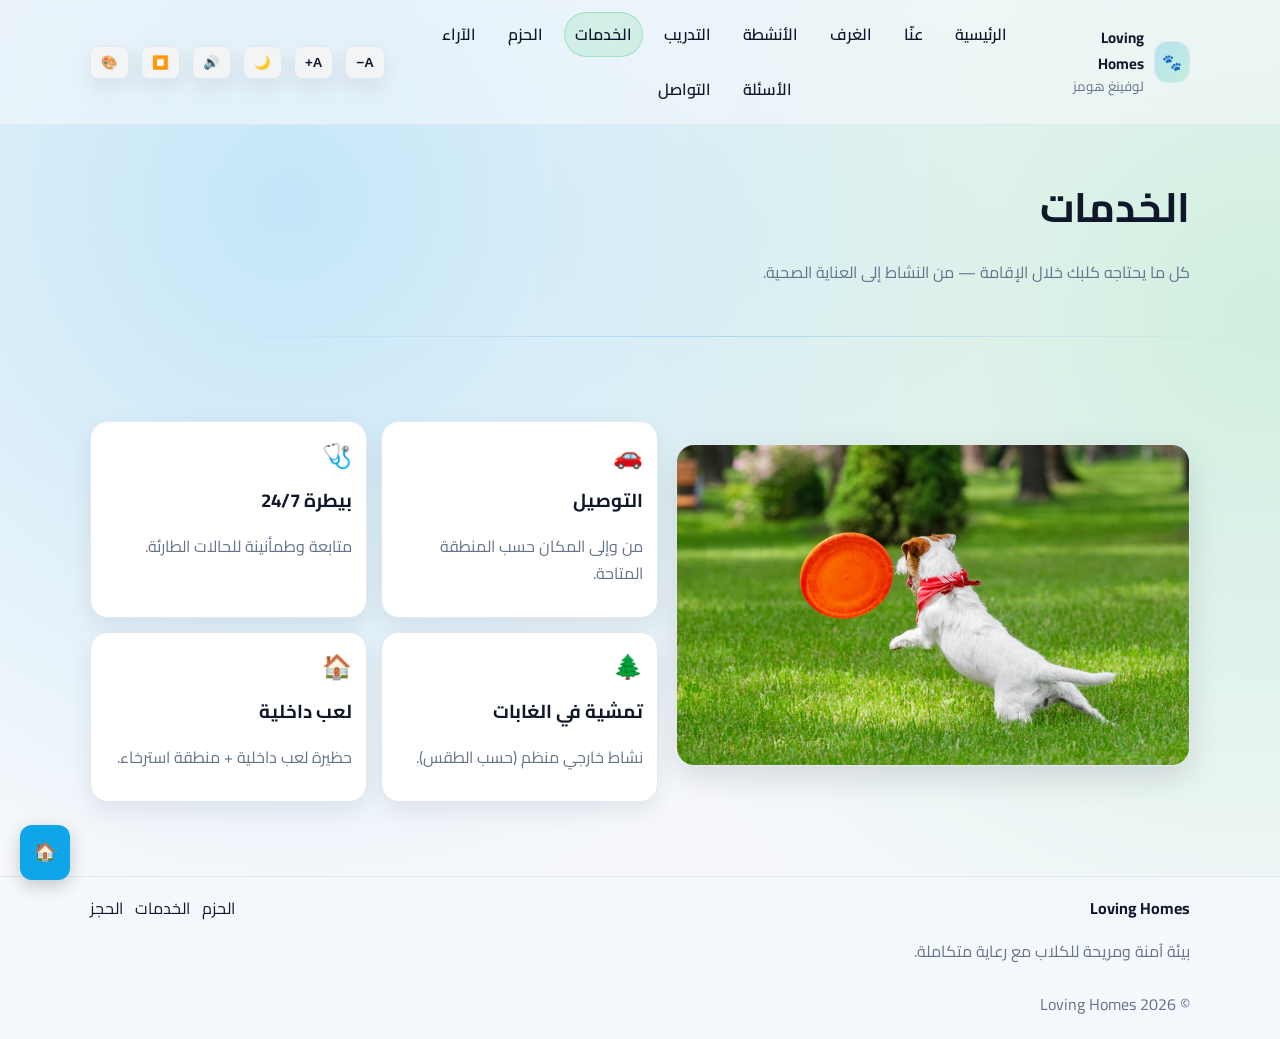
<file: services.html>
<!doctype html>
<html lang="ar" dir="rtl">
<head>
  <meta charset="utf-8" />
  <meta name="viewport" content="width=device-width, initial-scale=1" />
  <title>الخدمات | Loving Homes</title>
    <link rel="preconnect" href="https://fonts.googleapis.com">
  <link rel="preconnect" href="https://fonts.gstatic.com" crossorigin>
  <link href="https://fonts.googleapis.com/css2?family=Cairo:wght@300;400;600;700;800&display=swap" rel="stylesheet">

  <meta name="description" content="Loving Homes - مركز إقامة ورعاية للكلاب: غرف مريحة، أنشطة يومية، رعاية بيطرية، وحزم متنوعة." />
  <link rel="icon" href="images/favicon.png" />
  <link rel="stylesheet" href="css/style.css" />
</head>
<body>
  <!-- Loader (فكرة مستوحاة) -->
  <div class="loader" id="loader" aria-hidden="true">
    <div class="loader-card">
      <div class="paw">🐾</div>
      <div class="muted">جاري التحميل...</div>
    </div>
  </div>

  <!-- Moving background layer -->
  <div class="bg-layer" aria-hidden="true"></div>

  <a class="skip" href="#main">تخطي إلى المحتوى</a>

  <header class="header" role="banner">
    <div class="container header-inner">
      <a class="brand" href="index.html" aria-label="Loving Homes">
        <span class="brand-badge">🐾</span>
        <span class="brand-text">
          <strong>Loving Homes</strong>
          <small class="muted">لوفينغ هومز</small>
        </span>
      </a>

      <nav class="nav" aria-label="التنقل الرئيسي">
        <a href="index.html" class="">الرئيسية</a>
<a href="about.html" class="">عنّا</a>
<a href="rooms.html" class="">الغرف</a>
<a href="activities.html">الأنشطة</a>
        <a href="training.html">التدريب</a>
        <a href="services.html" class="active">الخدمات</a>
<a href="packages.html" class="">الحزم</a>
<a href="testimonials.html" class="">الآراء</a>
<a href="faq.html" class="">الأسئلة</a>
<a href="contact.html" class="">التواصل</a>
      </nav>

      <div class="actions" aria-label="إعدادات العرض">
        <button class="icon" id="decreaseFont" title="تصغير الخط" aria-label="تصغير الخط">A−</button>
        <button class="icon" id="increaseFont" title="تكبير الخط" aria-label="تكبير الخط">A+</button>
        <button class="icon" id="toggleTheme" title="الوضع الداكن" aria-label="الوضع الداكن" aria-pressed="false">🌙</button>
        <button class="icon" id="ttsPlay" title="قراءة النص" aria-label="قراءة النص">🔊</button>
        <button class="icon" id="ttsStop" title="إيقاف القراءة" aria-label="إيقاف القراءة">⏹️</button>
        <button class="icon" id="openPanel" title="تخصيص المظهر" aria-label="تخصيص المظهر">🎨</button>
      </div>

      <button class="burger" id="burger" aria-label="فتح القائمة" aria-expanded="false">☰</button>
    </div>

    <!-- Theme panel (فكرة مستوحاة) -->
    <aside class="panel" id="panel" aria-label="لوحة تخصيص المظهر" aria-hidden="true">
      <div class="panel-head">
        <strong>تخصيص المظهر</strong>
        <button class="icon" id="closePanel" aria-label="إغلاق">✕</button>
      </div>
      <div class="panel-body">
        <p class="muted">اختاري لون التمييز. سيتم حفظه تلقائياً.</p>
        <div class="swatches" role="list">
          <button class="swatch" data-accent="sky" aria-label="أزرق سماوي"></button>
          <button class="swatch" data-accent="emerald" aria-label="أخضر"></button>
          <button class="swatch" data-accent="violet" aria-label="بنفسجي"></button>
          <button class="swatch" data-accent="rose" aria-label="وردي"></button>
          <button class="swatch" data-accent="amber" aria-label="كهرماني"></button>
        </div>
        <div class="panel-row">
          <span>حركة الخلفية</span>
          <label class="switch">
            <input type="checkbox" id="motionToggle" checked>
            <span class="slider" aria-hidden="true"></span>
          </label>
        </div>
        <p class="muted tiny">ملاحظة: الموقع يعمل على الجوال والكمبيوتر مع ميزات وصول أساسية.</p>
      </div>
    </aside>
  </header>

  <main id="main" class="main">
    
<section class="container page-hero">
  <h1>الخدمات</h1>
  <p class="muted">كل ما يحتاجه كلبك خلال الإقامة — من النشاط إلى العناية الصحية.</p>
</section>

<div class="container section-divider" aria-hidden="true"></div>

<section class="container section side">
  <div class="side-media">
    <img src="images/services.jpg" alt="الخدمات" />
  </div>
  <div class="side-text">
    <div class="cards two">
      <article class="card">
        <div class="card-icon">🚗</div>
        <h3>التوصيل</h3>
        <p class="muted">من وإلى المكان حسب المنطقة المتاحة.</p>
      </article>
      <article class="card">
        <div class="card-icon">🩺</div>
        <h3>بيطرة 24/7</h3>
        <p class="muted">متابعة وطمأنينة للحالات الطارئة.</p>
      </article>
      <article class="card">
        <div class="card-icon">🌲</div>
        <h3>تمشية في الغابات</h3>
        <p class="muted">نشاط خارجي منظم (حسب الطقس).</p>
      </article>
      <article class="card">
        <div class="card-icon">🏠</div>
        <h3>لعب داخلية</h3>
        <p class="muted">حظيرة لعب داخلية + منطقة استرخاء.</p>
      </article>
    </div>
  </div>
</section>

  </main>

  <footer class="footer">
    <div class="container footer-inner">
      <div>
        <strong>Loving Homes</strong>
        <p class="muted">بيئة آمنة ومريحة للكلاب مع رعاية متكاملة.</p>
      </div>
      <div class="footer-links">
        <a href="packages.html">الحزم</a>
        <a href="services.html">الخدمات</a>
        <a href="contact.html">الحجز</a>
      </div>
    </div>
    <div class="container footer-bottom">
      <span class="muted">© 2026 Loving Homes</span>
    </div>
  </footer>

  <button class="top" id="topBtn" aria-label="الرجوع للأعلى">⬆</button>

  <script src="js/main.js"></script>
<a href="index.html" class="home-btn">🏠</a>
</body>
</html>
</file>
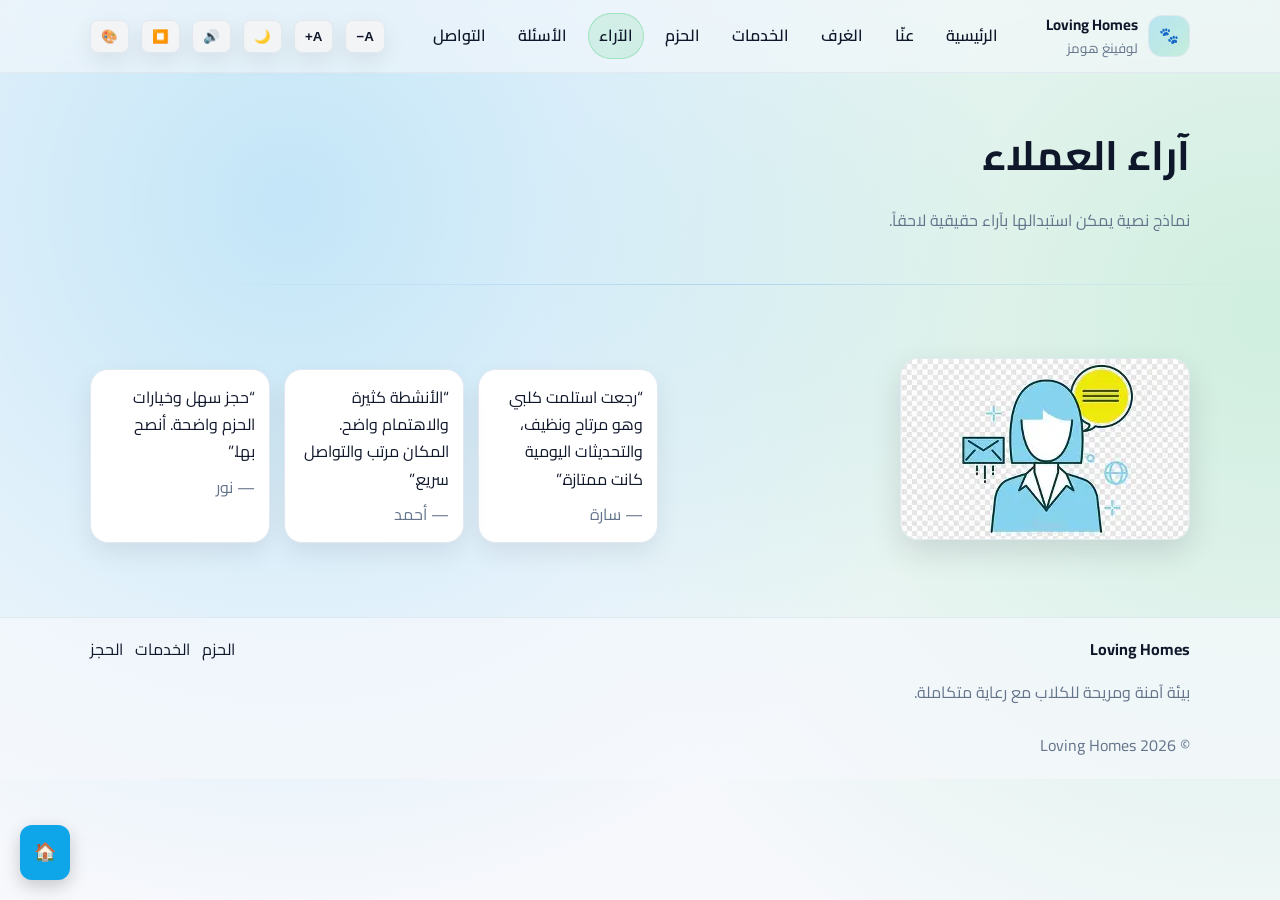
<file: testimonials.html>
<!doctype html>
<html lang="ar" dir="rtl">
<head>
  <meta charset="utf-8" />
  <meta name="viewport" content="width=device-width, initial-scale=1" />
  <title>الآراء | Loving Homes</title>
    <link rel="preconnect" href="https://fonts.googleapis.com">
  <link rel="preconnect" href="https://fonts.gstatic.com" crossorigin>
  <link href="https://fonts.googleapis.com/css2?family=Cairo:wght@300;400;600;700;800&display=swap" rel="stylesheet">

  <meta name="description" content="Loving Homes - مركز إقامة ورعاية للكلاب: غرف مريحة، أنشطة يومية، رعاية بيطرية، وحزم متنوعة." />
  <link rel="icon" href="images/favicon.png" />
  <link rel="stylesheet" href="css/style.css" />
</head>
<body>
  <!-- Loader (فكرة مستوحاة) -->
  <div class="loader" id="loader" aria-hidden="true">
    <div class="loader-card">
      <div class="paw">🐾</div>
      <div class="muted">جاري التحميل...</div>
    </div>
  </div>

  <!-- Moving background layer -->
  <div class="bg-layer" aria-hidden="true"></div>

  <a class="skip" href="#main">تخطي إلى المحتوى</a>

  <header class="header" role="banner">
    <div class="container header-inner">
      <a class="brand" href="index.html" aria-label="Loving Homes">
        <span class="brand-badge">🐾</span>
        <span class="brand-text">
          <strong>Loving Homes</strong>
          <small class="muted">لوفينغ هومز</small>
        </span>
      </a>

      <nav class="nav" aria-label="التنقل الرئيسي">
        <a href="index.html" class="">الرئيسية</a>
<a href="about.html" class="">عنّا</a>
<a href="rooms.html" class="">الغرف</a>
<a href="services.html" class="">الخدمات</a>
<a href="packages.html" class="">الحزم</a>
<a href="testimonials.html" class="active">الآراء</a>
<a href="faq.html" class="">الأسئلة</a>
<a href="contact.html" class="">التواصل</a>
      </nav>

      <div class="actions" aria-label="إعدادات العرض">
        <button class="icon" id="decreaseFont" title="تصغير الخط" aria-label="تصغير الخط">A−</button>
        <button class="icon" id="increaseFont" title="تكبير الخط" aria-label="تكبير الخط">A+</button>
        <button class="icon" id="toggleTheme" title="الوضع الداكن" aria-label="الوضع الداكن" aria-pressed="false">🌙</button>
        <button class="icon" id="ttsPlay" title="قراءة النص" aria-label="قراءة النص">🔊</button>
        <button class="icon" id="ttsStop" title="إيقاف القراءة" aria-label="إيقاف القراءة">⏹️</button>
        <button class="icon" id="openPanel" title="تخصيص المظهر" aria-label="تخصيص المظهر">🎨</button>
      </div>

      <button class="burger" id="burger" aria-label="فتح القائمة" aria-expanded="false">☰</button>
    </div>

    <!-- Theme panel (فكرة مستوحاة) -->
    <aside class="panel" id="panel" aria-label="لوحة تخصيص المظهر" aria-hidden="true">
      <div class="panel-head">
        <strong>تخصيص المظهر</strong>
        <button class="icon" id="closePanel" aria-label="إغلاق">✕</button>
      </div>
      <div class="panel-body">
        <p class="muted">اختاري لون التمييز. سيتم حفظه تلقائياً.</p>
        <div class="swatches" role="list">
          <button class="swatch" data-accent="sky" aria-label="أزرق سماوي"></button>
          <button class="swatch" data-accent="emerald" aria-label="أخضر"></button>
          <button class="swatch" data-accent="violet" aria-label="بنفسجي"></button>
          <button class="swatch" data-accent="rose" aria-label="وردي"></button>
          <button class="swatch" data-accent="amber" aria-label="كهرماني"></button>
        </div>
        <div class="panel-row">
          <span>حركة الخلفية</span>
          <label class="switch">
            <input type="checkbox" id="motionToggle" checked>
            <span class="slider" aria-hidden="true"></span>
          </label>
        </div>
        <p class="muted tiny">ملاحظة: الموقع يعمل على الجوال والكمبيوتر مع ميزات وصول أساسية.</p>
      </div>
    </aside>
  </header>

  <main id="main" class="main">
    
<section class="container page-hero">
  <h1>آراء العملاء</h1>
  <p class="muted">نماذج نصية يمكن استبدالها بآراء حقيقية لاحقاً.</p>
</section>

<div class="container section-divider" aria-hidden="true"></div>

<section class="container section side">
  <div class="side-media">
    <img src="images/testimonials.webp" alt="آراء العملاء" />
  </div>
  <div class="side-text">
    <div class="cards">
      <article class="card quote">
        <p>“رجعت استلمت كلبي وهو مرتاح ونظيف، والتحديثات اليومية كانت ممتازة.”</p>
        <span class="muted">— سارة</span>
      </article>
      <article class="card quote">
        <p>“الأنشطة كثيرة والاهتمام واضح. المكان مرتب والتواصل سريع.”</p>
        <span class="muted">— أحمد</span>
      </article>
      <article class="card quote">
        <p>“حجز سهل وخيارات الحزم واضحة. أنصح بها.”</p>
        <span class="muted">— نور</span>
      </article>
    </div>
  </div>
</section>

  </main>

  <footer class="footer">
    <div class="container footer-inner">
      <div>
        <strong>Loving Homes</strong>
        <p class="muted">بيئة آمنة ومريحة للكلاب مع رعاية متكاملة.</p>
      </div>
      <div class="footer-links">
        <a href="packages.html">الحزم</a>
        <a href="services.html">الخدمات</a>
        <a href="contact.html">الحجز</a>
      </div>
    </div>
    <div class="container footer-bottom">
      <span class="muted">© 2026 Loving Homes</span>
    </div>
  </footer>

  <button class="top" id="topBtn" aria-label="الرجوع للأعلى">⬆</button>

  <script src="js/main.js"></script>
<a href="index.html" class="home-btn">🏠</a>
</body>
</html>
</file>
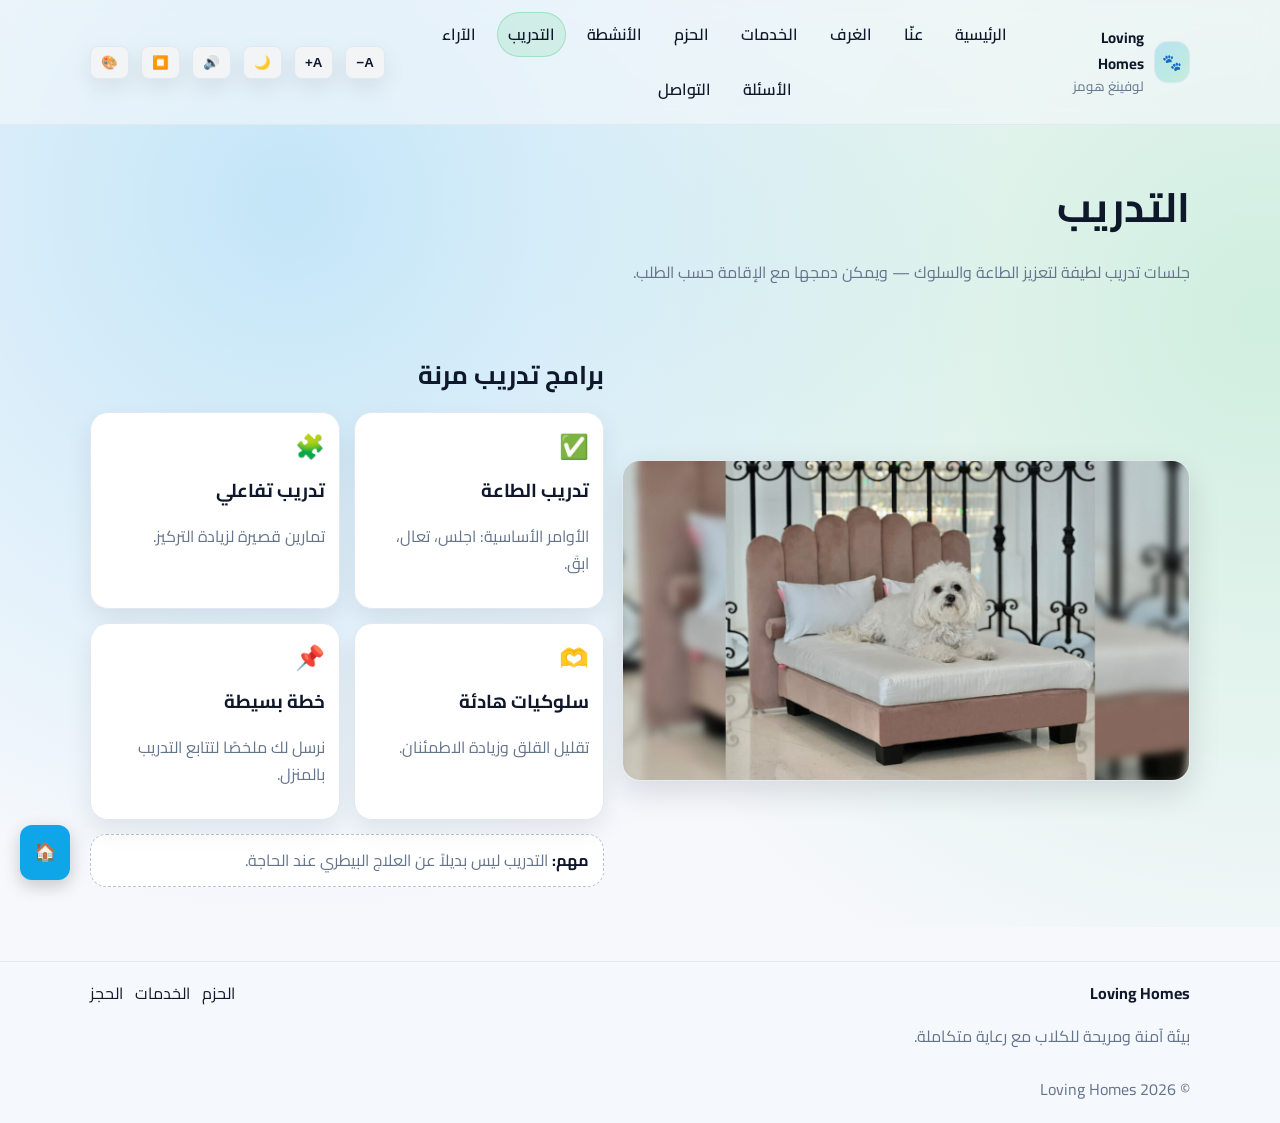
<file: training.html>
<!doctype html>
<html lang="ar" dir="rtl">
<head>
  <meta charset="utf-8" />
  <meta name="viewport" content="width=device-width, initial-scale=1" />
  <meta name="theme-color" content="#0ea5e9" />
  <title>التدريب | Loving Homes</title>
  <meta name="description" content="Loving Homes - مركز إقامة ورعاية للكلاب: غرف مريحة، أنشطة يومية، رعاية بيطرية، وحزم متنوعة." />

  <link rel="preconnect" href="https://fonts.googleapis.com">
  <link rel="preconnect" href="https://fonts.gstatic.com" crossorigin>
  <link href="https://fonts.googleapis.com/css2?family=Cairo:wght@300;400;600;700;800&display=swap" rel="stylesheet">
  <link rel="icon" href="images/favicon.png" />
  <link rel="stylesheet" href="css/style.css" />
</head>
<body>
  <div class="loader" id="loader" aria-hidden="true">
    <div class="loader-card">
      <div class="paw">🐾</div>
      <div class="muted">جاري التحميل...</div>
    </div>
  </div>

  <div class="bg-layer" aria-hidden="true"></div>

  <a class="skip" href="#main">تخطي إلى المحتوى</a>

  <header class="header" role="banner">
    <div class="container header-inner">
      <a class="brand" href="index.html" aria-label="Loving Homes">
        <span class="brand-badge">🐾</span>
        <span class="brand-text">
          <strong>Loving Homes</strong>
          <small class="muted">لوفينغ هومز</small>
        </span>
      </a>

      <nav class="nav" aria-label="التنقل الرئيسي">
        <a href="index.html" class="">الرئيسية</a>
        <a href="about.html" class="">عنّا</a>
        <a href="rooms.html" class="">الغرف</a>
        <a href="services.html" class="">الخدمات</a>
        <a href="packages.html" class="">الحزم</a>
        <a href="activities.html" class="">الأنشطة</a>
        <a href="training.html" class="active">التدريب</a>
        <a href="testimonials.html" class="">الآراء</a>
        <a href="faq.html" class="">الأسئلة</a>
        <a href="contact.html" class="">التواصل</a>
      </nav>

      <div class="actions" aria-label="إعدادات العرض">
        <button class="icon" id="decreaseFont" title="تصغير الخط" aria-label="تصغير الخط">A−</button>
        <button class="icon" id="increaseFont" title="تكبير الخط" aria-label="تكبير الخط">A+</button>
        <button class="icon" id="toggleTheme" title="الوضع الداكن" aria-label="الوضع الداكن" aria-pressed="false">🌙</button>
        <button class="icon" id="ttsPlay" title="قراءة النص" aria-label="قراءة النص">🔊</button>
        <button class="icon" id="ttsStop" title="إيقاف القراءة" aria-label="إيقاف القراءة">⏹️</button>
        <button class="icon" id="openPanel" title="تخصيص المظهر" aria-label="تخصيص المظهر">🎨</button>
      </div>

      <button class="burger" id="burger" aria-label="فتح القائمة" aria-expanded="false">☰</button>
    </div>

    <aside class="panel" id="panel" aria-label="لوحة تخصيص المظهر" aria-hidden="true">
      <div class="panel-head">
        <strong>تخصيص المظهر</strong>
        <button class="icon" id="closePanel" aria-label="إغلاق">✕</button>
      </div>
      <div class="panel-body">
        <p class="muted">اختاري لون التمييز. سيتم حفظه تلقائياً.</p>
        <div class="swatches" role="list">
          <button class="swatch" data-accent="sky" aria-label="أزرق سماوي"></button>
          <button class="swatch" data-accent="emerald" aria-label="أخضر"></button>
          <button class="swatch" data-accent="violet" aria-label="بنفسجي"></button>
          <button class="swatch" data-accent="rose" aria-label="وردي"></button>
          <button class="swatch" data-accent="amber" aria-label="كهرماني"></button>
        </div>
        <div class="panel-row">
          <span>حركة الخلفية</span>
          <label class="switch">
            <input type="checkbox" id="motionToggle" checked>
            <span class="slider" aria-hidden="true"></span>
          </label>
        </div>
        <p class="muted tiny">ملاحظة: يمكن إيقاف الحركة لتحسين التركيز أو توفير البطارية.</p>
      </div>
    </aside>
  </header>

  <main id="main" class="main">

  <section class="container page-hero">
    <h1>التدريب</h1>
    <p class="muted">جلسات تدريب لطيفة لتعزيز الطاعة والسلوك — ويمكن دمجها مع الإقامة حسب الطلب.</p>
  </section>
  
  <section class="container section side reverse">
    <div class="side-media">
      <img src="images/rooms.jpg" alt="تدريب الكلاب" />
    </div>
    <div class="side-text">
      <h2>برامج تدريب مرنة</h2>
      <div class="cards two">
        <article class="card">
          <div class="card-icon">✅</div>
          <h3>تدريب الطاعة</h3>
          <p class="muted">الأوامر الأساسية: اجلس، تعال، ابقَ.</p>
        </article>
        <article class="card">
          <div class="card-icon">🧩</div>
          <h3>تدريب تفاعلي</h3>
          <p class="muted">تمارين قصيرة لزيادة التركيز.</p>
        </article>
        <article class="card">
          <div class="card-icon">🫶</div>
          <h3>سلوكيات هادئة</h3>
          <p class="muted">تقليل القلق وزيادة الاطمئنان.</p>
        </article>
        <article class="card">
          <div class="card-icon">📌</div>
          <h3>خطة بسيطة</h3>
          <p class="muted">نرسل لك ملخصًا لتتابع التدريب بالمنزل.</p>
        </article>
      </div>
      <div class="notice">
        <strong>مهم:</strong> <span class="muted">التدريب ليس بديلاً عن العلاج البيطري عند الحاجة.</span>
      </div>
    </div>
  </section>

  </main>

  <footer class="footer">
    <div class="container footer-inner">
      <div>
        <strong>Loving Homes</strong>
        <p class="muted">بيئة آمنة ومريحة للكلاب مع رعاية متكاملة.</p>
      </div>
      <div class="footer-links">
        <a href="packages.html">الحزم</a>
        <a href="services.html">الخدمات</a>
        <a href="contact.html">الحجز</a>
      </div>
    </div>
    <div class="container footer-bottom">
      <span class="muted">© 2026 Loving Homes</span>
    </div>
  </footer>

  <button class="top" id="topBtn" aria-label="الرجوع للأعلى">⬆</button>

  <script src="js/main.js"></script>
<a href="index.html" class="home-btn">🏠</a>
</body>
</html>
</file>
<file: css/style.css>
/* مؤشر على شكل كف كلب */
body{ cursor: url("../images/paw-cursor.png") 10 10, auto; }
a, button{ cursor: url("../images/paw-cursor.png") 10 10, pointer; }

:root{
  --bg:#f6f8fc;
  --card:#ffffff;
  --text:#0f172a;
  --muted:#64748b;
  --border:#e2e8f0;
  --shadow: 0 12px 32px rgba(2,6,23,.12);
  --radius:18px;
  --base-font:16px;

  --accent:#0ea5e9;      /* sky */
  --accent2:#22c55e;
}
/* Accent presets */
:root[data-accent="sky"]{--accent:#0ea5e9; --accent2:#22c55e;}
:root[data-accent="emerald"]{--accent:#10b981; --accent2:#0ea5e9;}
:root[data-accent="violet"]{--accent:#8b5cf6; --accent2:#22c55e;}
:root[data-accent="rose"]{--accent:#f43f5e; --accent2:#0ea5e9;}
:root[data-accent="amber"]{--accent:#f59e0b; --accent2:#22c55e;}

body.dark{
  --bg:#0b1220;
  --card:#0f1a2e;
  --text:#e5e7eb;
  --muted:#aab4c3;
  --border: rgba(255,255,255,.14);
  --shadow: 0 18px 46px rgba(0,0,0,.45);
}

*{box-sizing:border-box}
html{scroll-behavior:smooth}
body{
  margin:0;
  font-family: "Cairo", system-ui, -apple-system, "Segoe UI", Tahoma, Arial, sans-serif;
  background: var(--bg);
  color: var(--text);
  line-height:1.7;
  font-size: var(--base-font);
}

.skip{
  position:absolute;
  inset-inline-start:12px;
  top:12px;
  padding:10px 14px;
  background: var(--card);
  border:1px solid var(--border);
  border-radius:999px;
  transform: translateY(-200%);
  transition: .2s;
  z-index: 9999;
}
.skip:focus{transform:translateY(0)}

.container{width:min(1100px, 92%); margin:0 auto}
a{color:inherit; text-decoration:none}
img{max-width:100%; display:block}

.loader{
  position:fixed;
  inset:0;
  background: color-mix(in oklab, var(--bg) 75%, transparent);
  display:grid;
  place-items:center;
  z-index:99999;
  opacity:1;
  pointer-events:auto;
  transition: opacity .35s ease;
}
.loader.hidden{opacity:0; pointer-events:none}
.loader-card{
  background: var(--card);
  border:1px solid var(--border);
  border-radius: 22px;
  padding: 18px 20px;
  box-shadow: var(--shadow);
  text-align:center;
}
.paw{font-size:38px; margin-bottom:8px}

.bg-layer{
  position:fixed;
  inset:0;
  z-index:-1;
  pointer-events:none;
  transform: translate3d(var(--bgx,0px), var(--bgy,0px), 0) scale(1.06);
  transition: transform .08s linear;
  background:
    radial-gradient(circle at 20% 20%, color-mix(in oklab, var(--accent) 22%, transparent), transparent 45%),
    radial-gradient(circle at 80% 30%, color-mix(in oklab, var(--accent2) 18%, transparent), transparent 48%),
    linear-gradient(120deg, color-mix(in oklab, var(--bg) 88%, #ffffff), var(--bg));
  background-size:120% 120%;
}
body.dark .bg-layer{
  background:
    radial-gradient(circle at 20% 20%, rgba(14,165,233,.22), transparent 45%),
    radial-gradient(circle at 80% 30%, rgba(34,197,94,.18), transparent 48%),
    linear-gradient(120deg, #0b1220, #0f1a2e);
}

.header{
  position:sticky;
  top:0;
  z-index:1000;
  backdrop-filter: blur(10px);
  background: color-mix(in oklab, var(--bg) 55%, transparent);
  border-bottom:1px solid var(--border);
}
.header-inner{
  display:flex;
  align-items:center;
  justify-content:space-between;
  gap:12px;
  padding:12px 0;
}
.brand{display:flex; align-items:center; gap:10px}
.brand-badge{
  width:42px; height:42px;
  display:grid; place-items:center;
  border-radius: 14px;
  background: linear-gradient(135deg, color-mix(in oklab, var(--accent) 22%, transparent), color-mix(in oklab, var(--accent2) 18%, transparent));
  border:1px solid color-mix(in oklab, var(--border) 80%, transparent);
}
.brand-text strong{display:block; font-size:15px}
.brand-text small{display:block}

.nav{
  display:flex;
  gap:10px;
  flex-wrap:wrap;
  justify-content:center;
}
.nav a{
  padding:8px 10px;
  border-radius:999px;
  border:1px solid transparent;
  font-weight:600;
}
.nav a:hover{
  background: color-mix(in oklab, var(--accent) 10%, transparent);
  border-color: color-mix(in oklab, var(--accent) 25%, transparent);
  transform: translateY(-1px);
}
.nav a.active{
  background: color-mix(in oklab, var(--accent2) 12%, transparent);
  border-color: color-mix(in oklab, var(--accent2) 30%, transparent);
}

.actions{display:flex; align-items:center; gap:8px}
.icon{
  border:1px solid var(--border);
  background: var(--card);
  color: var(--text);
  border-radius: 12px;
  padding:8px 10px;
  cursor:pointer;
  font-weight:900;
  box-shadow: 0 8px 22px rgba(2,6,23,.08);
  transition: transform .12s ease, box-shadow .12s ease;
}
.icon:hover{transform: translateY(-1px); box-shadow: 0 14px 30px rgba(2,6,23,.14)}
.icon:disabled{opacity:.5; cursor:not-allowed}
.burger{display:none; border:1px solid var(--border); background: var(--card); border-radius:12px; padding:8px 10px}

.panel{
  position:fixed;
  top:76px;
  inset-inline-end:16px;
  width:min(360px, 92vw);
  background: var(--card);
  border:1px solid var(--border);
  border-radius: 18px;
  box-shadow: var(--shadow);
  transform: translateY(-10px);
  opacity:0;
  pointer-events:none;
  transition: opacity .18s ease, transform .18s ease;
}
.panel.open{opacity:1; pointer-events:auto; transform: translateY(0)}
.panel-head{
  display:flex; align-items:center; justify-content:space-between;
  padding:12px 12px;
  border-bottom:1px solid var(--border);
}
.panel-body{padding:12px}
.swatches{display:flex; gap:10px; flex-wrap:wrap; margin:10px 0}
.swatch{
  width:34px; height:34px;
  border-radius:999px;
  border:2px solid var(--border);
  cursor:pointer;
}
.swatch[data-accent="sky"]{background:#0ea5e9}
.swatch[data-accent="emerald"]{background:#10b981}
.swatch[data-accent="violet"]{background:#8b5cf6}
.swatch[data-accent="rose"]{background:#f43f5e}
.swatch[data-accent="amber"]{background:#f59e0b}
.panel-row{display:flex; justify-content:space-between; align-items:center; margin:12px 0}

.switch{position:relative; width:46px; height:26px; display:inline-block}
.switch input{display:none}
.slider{
  position:absolute; inset:0;
  border-radius:999px;
  background: color-mix(in oklab, var(--muted) 30%, transparent);
  border:1px solid var(--border);
}
.slider::after{
  content:"";
  position:absolute;
  width:20px; height:20px;
  top:2px; inset-inline-start:2px;
  border-radius:999px;
  background: var(--card);
  box-shadow: 0 6px 14px rgba(0,0,0,.18);
  transition: .18s ease;
}
.switch input:checked + .slider::after{
  inset-inline-start:24px;
}

.main{padding: 20px 0 30px}
.section{padding: 44px 0}
.page-hero{padding: 28px 0 8px}
h1{font-size: clamp(26px, 3.2vw, 44px); margin:0 0 10px}
h2{font-size: 1.6em; margin:0 0 12px}
h3{margin:0 0 8px}
.lead{font-size:1.15em; color: color-mix(in oklab, var(--text) 75%, var(--muted))}
.muted{color: var(--muted)}
.tiny{font-size:.82em}

.hero-grid{
  display:grid;
  grid-template-columns: 1.08fr .92fr;
  gap:18px;
  align-items:center;
}
.hero-media img{
  border-radius: var(--radius);
  border:1px solid color-mix(in oklab, var(--border) 80%, transparent);
  box-shadow: var(--shadow);
}
.cta{display:flex; gap:10px; flex-wrap:wrap; margin:14px 0 10px}
.btn{
  display:inline-flex;
  align-items:center;
  justify-content:center;
  padding: 11px 16px;
  border-radius: 999px;
  border:1px solid var(--border);
  background: var(--card);
  font-weight:700;
  box-shadow: 0 8px 22px rgba(2,6,23,.08);
  transition: transform .12s ease, box-shadow .12s ease, background .12s ease, border-color .12s ease;
}
.btn:hover{transform: translateY(-1px); box-shadow: 0 14px 30px rgba(2,6,23,.14)}
.btn.primary{
  border-color: color-mix(in oklab, var(--accent) 40%, var(--border));
  background: linear-gradient(135deg, color-mix(in oklab, var(--accent) 18%, transparent), color-mix(in oklab, var(--accent2) 10%, transparent));
}

.mini{margin:0; padding:0 18px; color: color-mix(in oklab, var(--text) 80%, var(--muted))}

.cards{display:grid; grid-template-columns: repeat(3, 1fr); gap:14px; margin-top:14px}
.cards.two{grid-template-columns: repeat(2, 1fr)}
.card{
  background: var(--card);
  border:1px solid var(--border);
  border-radius: var(--radius);
  padding: 14px;
  box-shadow: 0 10px 26px rgba(2,6,23,.08);
  transition: transform .12s ease, box-shadow .12s ease;
}
.card:hover{transform: translateY(-2px); box-shadow: 0 18px 42px rgba(2,6,23,.12)}
.card-icon{font-size:24px; margin-bottom:8px}
.quote p{margin:0 0 8px}

.split{display:grid; grid-template-columns: 1fr 1fr; gap:18px; align-items:stretch}
.stat-grid{display:grid; grid-template-columns: repeat(2,1fr); gap:12px}
.stat{
  background: var(--card);
  border:1px solid var(--border);
  border-radius: 16px;
  padding: 14px;
  box-shadow: 0 10px 26px rgba(2,6,23,.08);
}
.stat strong{font-size:1.4em}
.stat span{display:block}

.side{
  display:grid;
  grid-template-columns: .95fr 1.05fr;
  gap:18px;
  align-items:center;
}
.side.reverse{grid-template-columns: 1.05fr .95fr}
.side-media img{
  border-radius: var(--radius);
  border:1px solid color-mix(in oklab, var(--border) 80%, transparent);
  box-shadow: var(--shadow);
}

.bullets{margin:10px 0 0; padding:0 18px}
.notice{
  margin-top:14px;
  padding:12px 14px;
  background: var(--card);
  border:1px dashed color-mix(in oklab, var(--border) 70%, var(--muted));
  border-radius: 16px;
}

.pricing{display:grid; grid-template-columns: repeat(3, 1fr); gap:14px}
.price{
  background: var(--card);
  border:1px solid var(--border);
  border-radius: var(--radius);
  padding: 16px;
  box-shadow: 0 10px 26px rgba(2,6,23,.08);
  transition: transform .12s ease, box-shadow .12s ease;
}
.price:hover{transform: translateY(-2px); box-shadow: 0 18px 42px rgba(2,6,23,.12)}
.price .tag{
  display:inline-block;
  padding:6px 10px;
  border-radius:999px;
  border:1px solid color-mix(in oklab, var(--accent) 30%, var(--border));
  background: color-mix(in oklab, var(--accent) 12%, transparent);
  font-weight:800;
  font-size:.78em;
  margin-bottom:8px;
}
.price.featured{
  border-color: color-mix(in oklab, var(--accent) 40%, var(--border));
  background: linear-gradient(135deg, color-mix(in oklab, var(--accent) 12%, transparent), color-mix(in oklab, var(--accent2) 8%, transparent));
}
.price ul{margin:0; padding:0 18px}

.faq details{
  background: var(--card);
  border:1px solid var(--border);
  border-radius: 16px;
  padding: 12px 14px;
  box-shadow: 0 10px 26px rgba(2,6,23,.08);
  margin-bottom:10px;
}
.faq summary{cursor:pointer; font-weight:800}
.faq p{margin:10px 0 0}

.form{
  background: var(--card);
  border:1px solid var(--border);
  border-radius: var(--radius);
  padding: 16px;
  box-shadow: var(--shadow);
  display:grid;
  gap:10px;
}
label{font-weight:800}
input, select, textarea{
  font:inherit;
  padding: 11px 12px;
  border-radius: 14px;
  border:1px solid var(--border);
  background: transparent;
  color: var(--text);
}
input:focus, select:focus, textarea:focus{
  outline: 3px solid color-mix(in oklab, var(--accent) 22%, transparent);
  border-color: color-mix(in oklab, var(--accent) 45%, var(--border));
}
.grid2{display:grid; grid-template-columns: 1fr 1fr; gap:10px}

.footer{
  border-top:1px solid var(--border);
  background: color-mix(in oklab, var(--bg) 70%, transparent);
  padding: 18px 0 10px;
}
.footer-inner{display:flex; justify-content:space-between; gap:12px; align-items:flex-start}
.footer-links{display:flex; gap:12px; flex-wrap:wrap}
.footer-bottom{padding:10px 0}
.top{
  position:fixed;
  bottom:18px;
  inset-inline-end:18px;
  border:none;
  background: var(--accent);
  color:#fff;
  padding:10px 12px;
  border-radius:12px;
  box-shadow: var(--shadow);
  cursor:pointer;
  display:none;
}
body.dark .top{color:#0b1220; background: var(--accent2)}

@media (max-width: 980px){
  .cards{grid-template-columns: repeat(2, 1fr)}
  .pricing{grid-template-columns: 1fr}
  .hero-grid{grid-template-columns: 1fr}
  .split{grid-template-columns: 1fr}
  .side, .side.reverse{grid-template-columns: 1fr}
  .cards.two{grid-template-columns: 1fr}
}
@media (max-width: 760px){
  .nav{display:none}
  .burger{display:inline-flex}
  .nav.open{
    display:flex;
    position:absolute;
    top:70px;
    inset-inline-start:0;
    inset-inline-end:0;
    background: var(--card);
    border-bottom:1px solid var(--border);
    padding: 12px;
  }
  .footer-inner{flex-direction:column}
  .panel{top:70px}
  .grid2{grid-template-columns: 1fr}
}

/* فواصل خفيفة بين الأقسام (فكرة مستوحاة) */
.section-divider{
  height: 1px;
  background: linear-gradient(90deg, transparent, color-mix(in oklab, var(--accent) 35%, var(--border)), transparent);
  margin: 26px 0;
  opacity: .9;
}



/* ترتيب ايقونات التحسينات */
.actions{
display:flex;
gap:12px;
align-items:center;
}

.actions .icon{
padding:8px 10px;
border-radius:8px;
background:#f3f4f6;
transition:0.3s;
}

.actions .icon:hover{
transform:translateY(-2px);
background:#e5e7eb;
}

/* زر الرجوع للرئيسية */
.home-btn{
position:fixed;
bottom:20px;
left:20px;
background:#0ea5e9;
color:white;
padding:12px 14px;
border-radius:12px;
text-decoration:none;
font-size:18px;
box-shadow:0 6px 18px rgba(0,0,0,0.2);
z-index:999;
transition:0.3s;
}

.home-btn:hover{
transform:translateY(-3px);
background:#0284c7;
}


/* ===== Click-to-read highlight ===== */
.read-highlight{
  outline: 3px solid color-mix(in oklab, var(--accent) 35%, transparent);
  outline-offset: 3px;
  border-radius: 14px;
  background: color-mix(in oklab, var(--accent) 10%, transparent);
}

/* ===== Home (inspired layout) ===== */
.hero-royal{ padding: 34px 0 10px; }
.hero-royal-grid{
  display:grid;
  grid-template-columns: 1.12fr .88fr;
  gap:18px;
  align-items:stretch;
}
.hero-banner{
  background: linear-gradient(135deg,
    color-mix(in oklab, var(--accent) 14%, transparent),
    color-mix(in oklab, var(--accent2) 10%, transparent)
  );
  border:1px solid var(--border);
  border-radius: var(--radius);
  overflow:hidden;
  position:relative;
  box-shadow: var(--shadow);
}
.hero-banner .banner-inner{ padding: 18px; display:grid; gap: 12px; }
.badges{ display:flex; gap:10px; flex-wrap:wrap; }
.badge{
  display:inline-flex; align-items:center; gap:8px;
  padding: 8px 12px;
  border-radius: 999px;
  border:1px solid color-mix(in oklab, var(--border) 70%, var(--muted));
  background: color-mix(in oklab, var(--card) 70%, transparent);
  font-weight:800;
  font-size: .92em;
}
.hero-image{
  border-radius: 16px;
  border:1px solid color-mix(in oklab, var(--border) 80%, transparent);
  overflow:hidden;
}
.hero-image img{
  width:100%;
  height: 320px;
  object-fit: cover;
  transition: transform .25s ease;
}
.hero-image img:hover{ transform: scale(1.03); }

.booking-card{
  background: var(--card);
  border:1px solid var(--border);
  border-radius: var(--radius);
  box-shadow: var(--shadow);
  padding: 16px;
}
.booking-card h2{ margin:0 0 10px; font-size: 1.25em; }
.booking-grid{ display:grid; grid-template-columns: 1fr 1fr; gap:10px; }
.booking-card .full{ grid-column: 1 / -1; }
.booking-card small{ display:block; margin-top:6px; }
.chips{ display:flex; gap:8px; flex-wrap:wrap; margin-top:10px; }
.chip{
  padding: 6px 10px;
  border-radius: 999px;
  border:1px solid var(--border);
  background: color-mix(in oklab, var(--bg) 65%, transparent);
  font-weight:800;
  font-size: .85em;
}
.kpis{
  display:grid;
  grid-template-columns: repeat(4, 1fr);
  gap: 12px;
  margin-top: 14px;
}
.kpi{
  background: var(--card);
  border:1px solid var(--border);
  border-radius: 16px;
  padding: 12px;
  text-align:center;
  box-shadow: 0 10px 26px rgba(2,6,23,.08);
}
.kpi strong{ font-size: 1.25em; display:block; }
.kpi span{ color: var(--muted); font-weight:700; }

@media (max-width: 980px){
  .hero-royal-grid{ grid-template-columns: 1fr; }
  .kpis{ grid-template-columns: repeat(2, 1fr); }
}

.hero-home{
height:100vh;
background-image:url("../images/hero.jpg");
background-size:cover;
background-position:center;
display:flex;
align-items:center;
justify-content:center;
text-align:center;
color:white;
position:relative;
}
.hero-home::before{
content:"";
position:absolute;
top:0;
left:0;
width:100%;
height:100%;
background:rgba(0,0,0,0.45);
}

.hero-content{
position:relative;
max-width:700px;
padding:20px;
}

.hero-content h1{
font-size:48px;
margin-bottom:20px;
}

.hero-content p{
font-size:18px;
margin-bottom:25px;
}

.start-btn{
background:#0ea5e9;
color:white;
padding:12px 25px;
border-radius:12px;
text-decoration:none;
font-size:18px;
transition:0.3s;
}

.start-btn:hover{
background:#0284c7;
transform:translateY(-3px);
}



/* ===== Scroll indicator arrow ===== */
.scroll-indicator{
  position: absolute;
  bottom: 26px;
  left: 50%;
  transform: translateX(-50%);
  font-size: 28px;
  opacity: .9;
  animation: bounceDown 1.2s ease-in-out infinite;
  text-shadow: 0 10px 30px rgba(0,0,0,.45);
  user-select:none;
}
@keyframes bounceDown{
  0%,100%{ transform: translate(-50%, 0); }
  50%{ transform: translate(-50%, 10px); }
}

/* ===== Hero parallax (mouse move) ===== */
.hero-home{
  background-position: calc(50% + var(--hx, 0px)) calc(50% + var(--hy, 0px));
  transition: background-position .06s linear;
}

/* ===== Scroll reveal animation ===== */
.reveal{
  opacity: 0;
  transform: translateY(14px);
  transition: opacity .55s ease, transform .55s ease;
}
.reveal.show{
  opacity: 1;
  transform: translateY(0);
}



/* Cute small paw cursor */
body{
cursor:url("../images/paw-cursor-small.png") 16 16, auto;
}

a,button{
cursor:url("../images/paw-cursor-small.png") 16 16, pointer;
}
</file>
